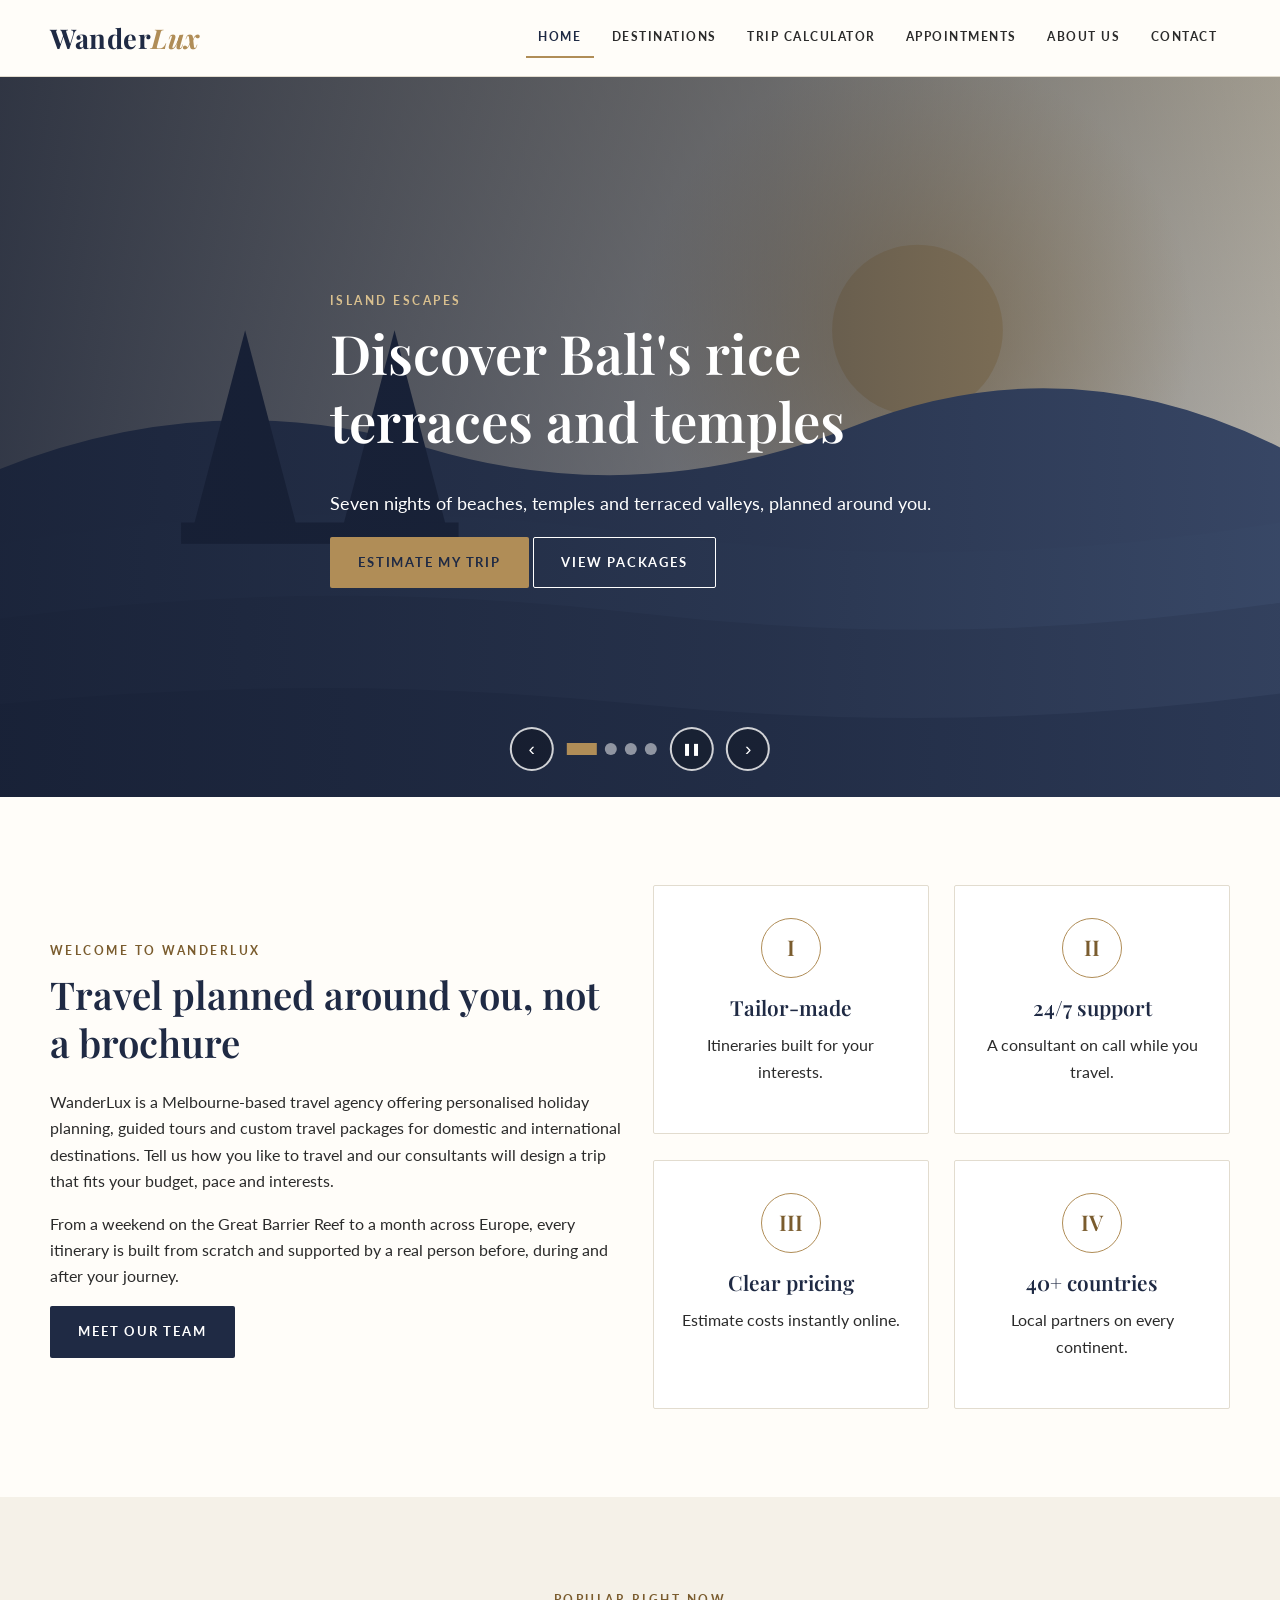
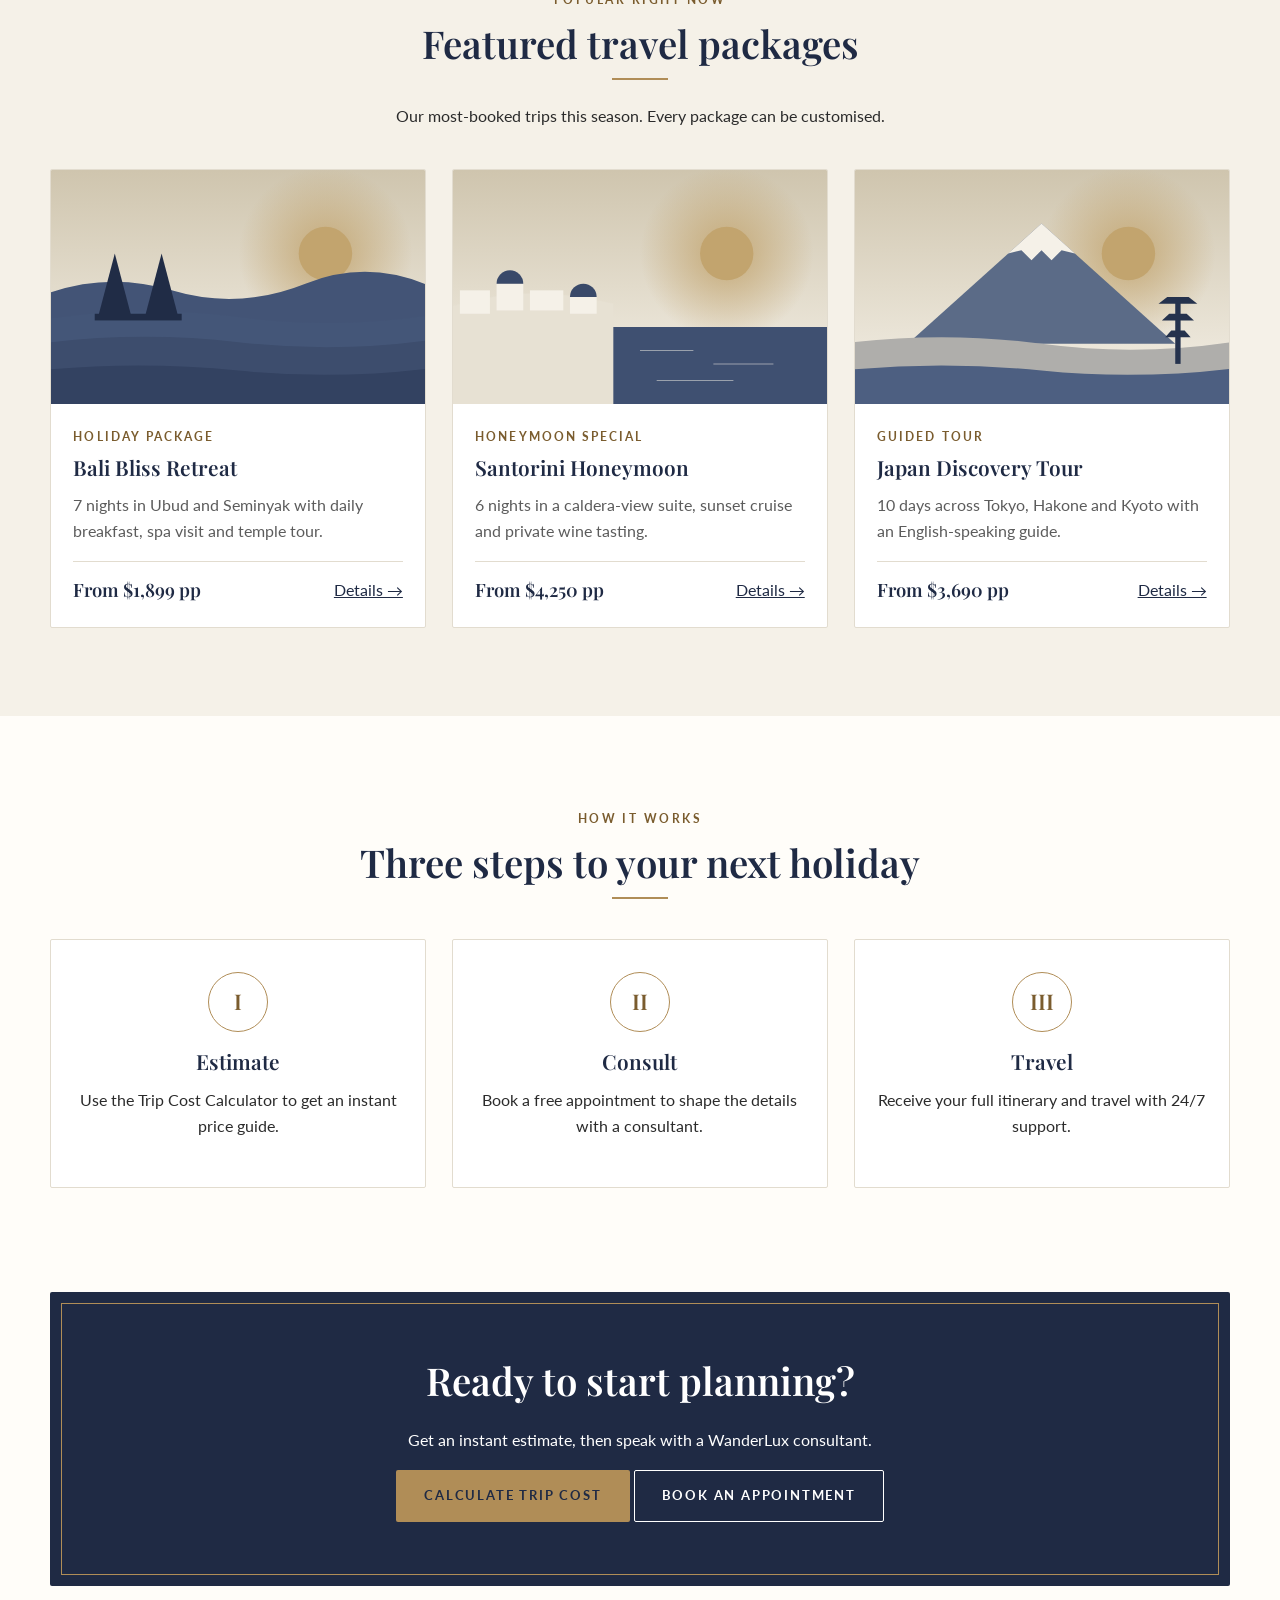
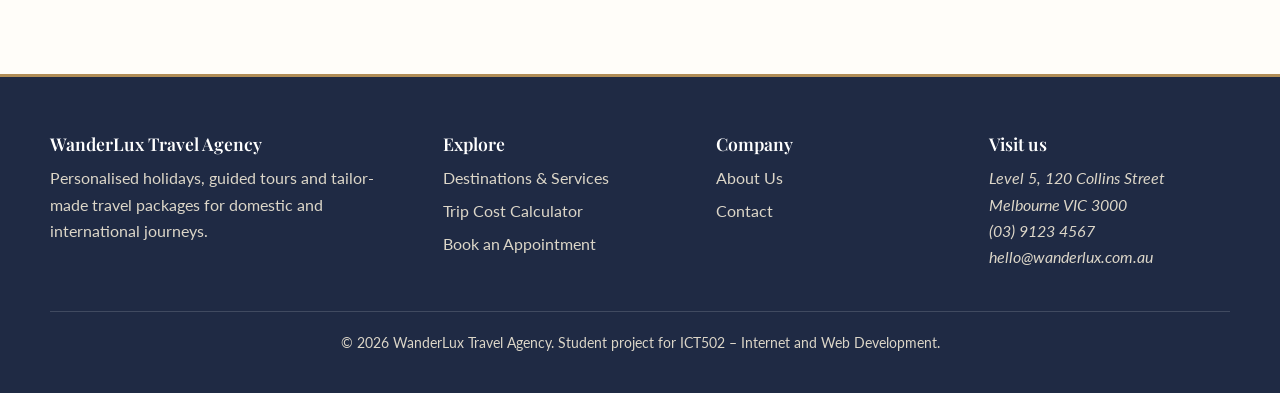
<file: index.html>
<!DOCTYPE html>
<html lang="en-AU">
<head>
  <meta charset="UTF-8">
  <meta name="viewport" content="width=device-width, initial-scale=1.0">
  <title>WanderLux Travel Agency | Personalised Holidays & Guided Tours</title>
  <meta name="description" content="WanderLux Travel Agency plans personalised holidays, guided tours and custom travel packages to Bali, Europe, Japan and across Australia. Estimate your trip cost online.">
  <meta name="keywords" content="WanderLux, travel agency, holiday packages, guided tours, honeymoon, trip cost calculator, Melbourne">
  <meta name="author" content="WanderLux Travel Agency">
  <meta property="og:title" content="WanderLux Travel Agency | Personalised Holidays & Guided Tours">
  <meta property="og:description" content="WanderLux Travel Agency plans personalised holidays, guided tours and custom travel packages to Bali, Europe, Japan and across Australia. Estimate your trip cost online.">
  <meta property="og:type" content="website">
  <meta name="theme-color" content="#1f2a44">
  <link rel="icon" href="favicon.svg" type="image/svg+xml">
  <link rel="preconnect" href="https://fonts.googleapis.com">
  <link rel="preconnect" href="https://fonts.gstatic.com" crossorigin>
  <link href="https://fonts.googleapis.com/css2?family=Lato:wght@400;700&family=Playfair+Display:ital,wght@0,600;0,700;1,600&display=swap" rel="stylesheet">
  <link rel="stylesheet" href="style.css">
</head>
<body>
  <a class="skip-link" href="#main">Skip to main content</a>

  <header class="site-header">
    <div class="container nav">
      <a class="logo" href="index.html" aria-label="WanderLux Travel Agency – home">Wander<span>Lux</span></a>
      <nav aria-label="Main navigation">
        <button class="nav-toggle" type="button" aria-expanded="false" aria-controls="nav-menu">
          <span></span><span class="visually-hidden">Menu</span>
        </button>
        <ul class="nav-menu" id="nav-menu">
          <li><a href="index.html" aria-current="page">Home</a></li>
          <li><a href="destinations.html">Destinations</a></li>
          <li><a href="calculator.html">Trip Calculator</a></li>
          <li><a href="appointment.html">Appointments</a></li>
          <li><a href="about.html">About Us</a></li>
          <li><a href="contact.html">Contact</a></li>
        </ul>
      </nav>
    </div>
  </header>

  <main id="main">
    <section class="hero" aria-roledescription="carousel" aria-label="Featured destinations">
      <div class="slide active" data-title="Bali, Indonesia" aria-roledescription="slide" aria-label="1 of 4">
        <img src="bali.svg" alt="Illustration of Bali, Indonesia"  width="1200" height="700">
        <div class="container slide-content">
          <span class="eyebrow">Island escapes</span>
          <h1>Discover Bali's rice terraces and temples</h1>
          <p>Seven nights of beaches, temples and terraced valleys, planned around you.</p>
          <a class="btn btn--gold" href="calculator.html">Estimate my trip</a>
          <a class="btn btn--outline" href="destinations.html">View packages</a>
        </div>
      </div>
      <div class="slide" data-title="Santorini, Greece" aria-roledescription="slide" aria-label="2 of 4">
        <img src="santorini.svg" alt="Illustration of Santorini, Greece" loading="lazy" width="1200" height="700">
        <div class="container slide-content">
          <span class="eyebrow">Mediterranean dreams</span>
          <h2>Sunsets over Santorini's caldera</h2>
          <p>Whitewashed villages, blue domes and our most-loved honeymoon package.</p>
          <a class="btn btn--gold" href="calculator.html">Estimate my trip</a>
          <a class="btn btn--outline" href="destinations.html">View packages</a>
        </div>
      </div>
      <div class="slide" data-title="Japan" aria-roledescription="slide" aria-label="3 of 4">
        <img src="japan.svg" alt="Illustration of Japan" loading="lazy" width="1200" height="700">
        <div class="container slide-content">
          <span class="eyebrow">Culture &amp; cuisine</span>
          <h2>Cherry blossom season in Japan</h2>
          <p>Guided tours through Tokyo, Kyoto and the foothills of Mount Fuji.</p>
          <a class="btn btn--gold" href="calculator.html">Estimate my trip</a>
          <a class="btn btn--outline" href="destinations.html">View packages</a>
        </div>
      </div>
      <div class="slide" data-title="Great Barrier Reef, Queensland" aria-roledescription="slide" aria-label="4 of 4">
        <img src="reef.svg" alt="Illustration of Great Barrier Reef, Queensland" loading="lazy" width="1200" height="700">
        <div class="container slide-content">
          <span class="eyebrow">Closer to home</span>
          <h2>Dive into the Great Barrier Reef</h2>
          <p>Domestic getaways with snorkelling, island stays and rainforest tours.</p>
          <a class="btn btn--gold" href="calculator.html">Estimate my trip</a>
          <a class="btn btn--outline" href="destinations.html">View packages</a>
        </div>
      </div>
      <div class="slider-controls">
        <button class="slider-btn slider-prev" type="button" aria-label="Previous slide">&#8249;</button>
        <div class="slider-dots" role="tablist" aria-label="Choose slide"></div>
        <button class="slider-btn slider-pause" type="button" aria-label="Pause slideshow">&#10074;&#10074;</button>
        <button class="slider-btn slider-next" type="button" aria-label="Next slide">&#8250;</button>
      </div>
    </section>

    <section class="section" aria-labelledby="intro-title">
      <div class="container grid grid--2" style="align-items:center">
        <div class="reveal reveal--left">
          <span class="eyebrow">Welcome to WanderLux</span>
          <h2 id="intro-title">Travel planned around you, not a brochure</h2>
          <p>WanderLux is a Melbourne-based travel agency offering personalised holiday planning, guided tours and custom travel packages for domestic and international destinations. Tell us how you like to travel and our consultants will design a trip that fits your budget, pace and interests.</p>
          <p>From a weekend on the Great Barrier Reef to a month across Europe, every itinerary is built from scratch and supported by a real person before, during and after your journey.</p>
          <a class="btn btn--primary" href="about.html">Meet our team</a>
        </div>
        <div class="grid grid--2 reveal reveal--right">
          <div class="feature"><div class="feature-icon" aria-hidden="true">I</div><h3>Tailor-made</h3><p>Itineraries built for your interests.</p></div>
          <div class="feature"><div class="feature-icon" aria-hidden="true">II</div><h3>24/7 support</h3><p>A consultant on call while you travel.</p></div>
          <div class="feature"><div class="feature-icon" aria-hidden="true">III</div><h3>Clear pricing</h3><p>Estimate costs instantly online.</p></div>
          <div class="feature"><div class="feature-icon" aria-hidden="true">IV</div><h3>40+ countries</h3><p>Local partners on every continent.</p></div>
        </div>
      </div>
    </section>

    <section class="section section--sand" aria-labelledby="popular-title">
      <div class="container">
        <div class="section-head reveal">
          <span class="eyebrow">Popular right now</span>
          <h2 id="popular-title">Featured travel packages</h2>
          <p>Our most-booked trips this season. Every package can be customised.</p>
        </div>
        <div class="grid grid--3">
        <article class="card reveal delay-1">
          <img src="bali.svg" alt="Illustration of Bali" loading="lazy" width="1200" height="700">
          <div class="card-body">
            <span class="tag">Holiday package</span>
            <h3>Bali Bliss Retreat</h3>
            <p>7 nights in Ubud and Seminyak with daily breakfast, spa visit and temple tour.</p>
            <div class="card-meta"><span class="price">From $1,899 pp</span><a href="destinations.html">Details &rarr;</a></div>
          </div>
        </article>
        <article class="card reveal delay-2">
          <img src="santorini.svg" alt="Illustration of Santorini" loading="lazy" width="1200" height="700">
          <div class="card-body">
            <span class="tag">Honeymoon special</span>
            <h3>Santorini Honeymoon</h3>
            <p>6 nights in a caldera-view suite, sunset cruise and private wine tasting.</p>
            <div class="card-meta"><span class="price">From $4,250 pp</span><a href="destinations.html">Details &rarr;</a></div>
          </div>
        </article>
        <article class="card reveal delay-3">
          <img src="japan.svg" alt="Illustration of Japan" loading="lazy" width="1200" height="700">
          <div class="card-body">
            <span class="tag">Guided tour</span>
            <h3>Japan Discovery Tour</h3>
            <p>10 days across Tokyo, Hakone and Kyoto with an English-speaking guide.</p>
            <div class="card-meta"><span class="price">From $3,690 pp</span><a href="destinations.html">Details &rarr;</a></div>
          </div>
        </article>
        </div>
      </div>
    </section>

    <section class="section" aria-labelledby="reviews-title">
      <div class="container">
        <div class="section-head reveal">
          <span class="eyebrow">How it works</span>
          <h2 id="reviews-title">Three steps to your next holiday</h2>
        </div>
        <ol class="grid grid--3" style="list-style:none;padding:0">
          <li class="feature reveal delay-1"><div class="feature-icon" aria-hidden="true">I</div><h3>Estimate</h3><p>Use the Trip Cost Calculator to get an instant price guide.</p></li>
          <li class="feature reveal delay-2"><div class="feature-icon" aria-hidden="true">II</div><h3>Consult</h3><p>Book a free appointment to shape the details with a consultant.</p></li>
          <li class="feature reveal delay-3"><div class="feature-icon" aria-hidden="true">III</div><h3>Travel</h3><p>Receive your full itinerary and travel with 24/7 support.</p></li>
        </ol>
      </div>
    </section>

    <section class="section" style="padding-top:0">
      <div class="container cta reveal reveal--zoom">
        <h2>Ready to start planning?</h2>
        <p>Get an instant estimate, then speak with a WanderLux consultant.</p>
        <a class="btn btn--gold" href="calculator.html">Calculate trip cost</a>
        <a class="btn btn--outline" href="appointment.html">Book an appointment</a>
      </div>
    </section>
  </main>

  <footer class="site-footer">
    <div class="container footer-grid">
      <div>
        <h2>WanderLux Travel Agency</h2>
        <p>Personalised holidays, guided tours and tailor-made travel packages for domestic and international journeys.</p>
      </div>
      <div>
        <h3>Explore</h3>
        <ul>
          <li><a href="destinations.html">Destinations &amp; Services</a></li>
          <li><a href="calculator.html">Trip Cost Calculator</a></li>
          <li><a href="appointment.html">Book an Appointment</a></li>
        </ul>
      </div>
      <div>
        <h3>Company</h3>
        <ul>
          <li><a href="about.html">About Us</a></li>
          <li><a href="contact.html">Contact</a></li>
        </ul>
      </div>
      <div>
        <h3>Visit us</h3>
        <address>
          Level 5, 120 Collins Street<br>Melbourne VIC 3000<br>
          <a href="tel:+61391234567">(03) 9123 4567</a><br>
          <a href="mailto:hello@wanderlux.com.au">hello@wanderlux.com.au</a>
        </address>
      </div>
    </div>
    <div class="container footer-bottom">
      <p>&copy; <span id="year">2026</span> WanderLux Travel Agency. Student project for ICT502 – Internet and Web Development.</p>
    </div>
  </footer>

  <button class="back-to-top" type="button" aria-label="Back to top">&uarr;</button>
  <script src="main.js" defer></script>
</body>
</html>
</file>
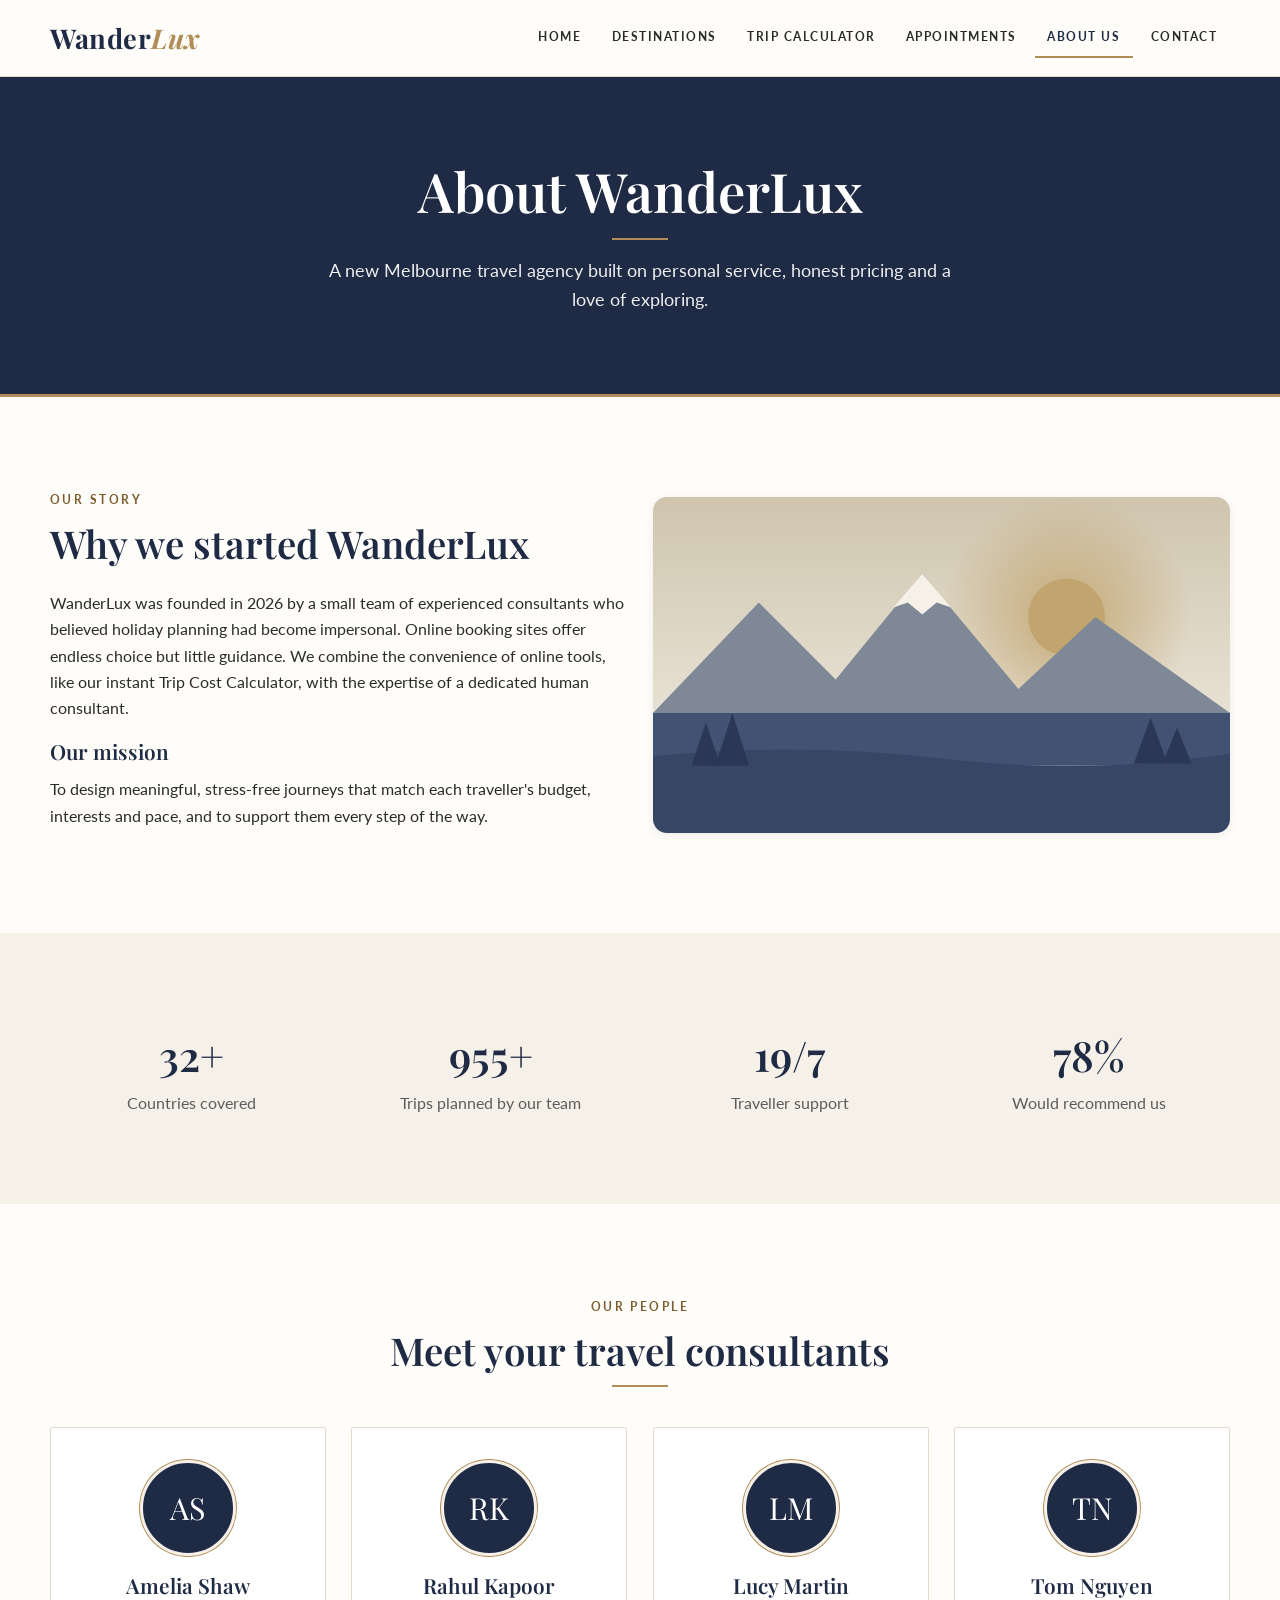
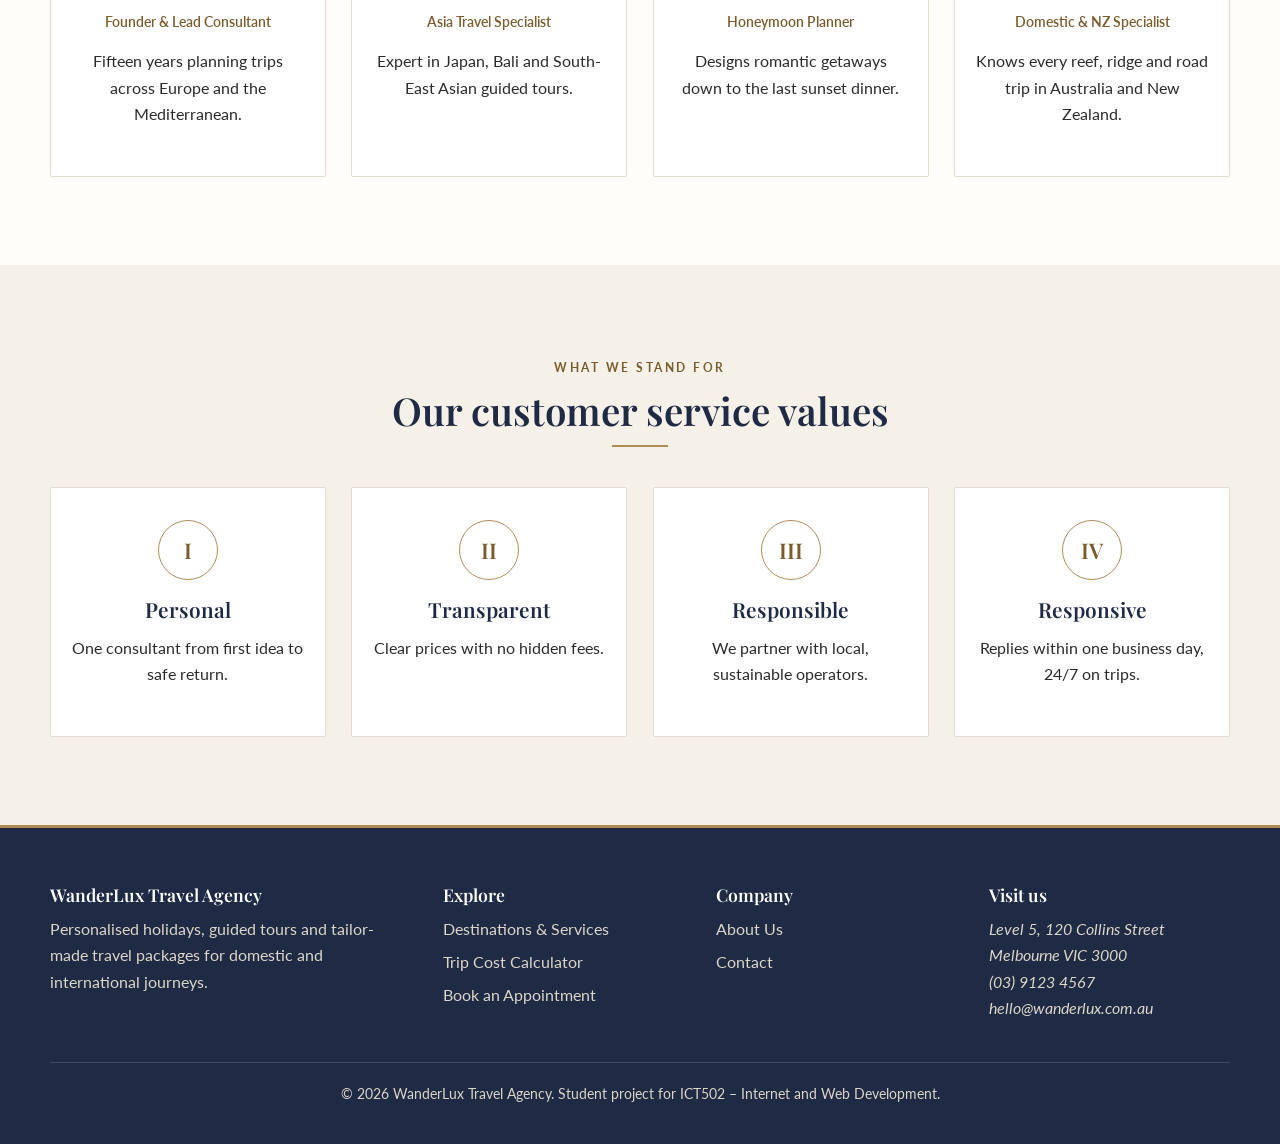
<file: about.html>
<!DOCTYPE html>
<html lang="en-AU">
<head>
  <meta charset="UTF-8">
  <meta name="viewport" content="width=device-width, initial-scale=1.0">
  <title>About Us | WanderLux Travel Agency</title>
  <meta name="description" content="Meet the WanderLux travel consultants and learn about our mission and customer service values.">
  <meta name="keywords" content="WanderLux, travel agency, holiday packages, guided tours, honeymoon, trip cost calculator, Melbourne">
  <meta name="author" content="WanderLux Travel Agency">
  <meta property="og:title" content="About Us | WanderLux Travel Agency">
  <meta property="og:description" content="Meet the WanderLux travel consultants and learn about our mission and customer service values.">
  <meta property="og:type" content="website">
  <meta name="theme-color" content="#1f2a44">
  <link rel="icon" href="favicon.svg" type="image/svg+xml">
  <link rel="preconnect" href="https://fonts.googleapis.com">
  <link rel="preconnect" href="https://fonts.gstatic.com" crossorigin>
  <link href="https://fonts.googleapis.com/css2?family=Lato:wght@400;700&family=Playfair+Display:ital,wght@0,600;0,700;1,600&display=swap" rel="stylesheet">
  <link rel="stylesheet" href="style.css">
</head>
<body>
  <a class="skip-link" href="#main">Skip to main content</a>

  <header class="site-header">
    <div class="container nav">
      <a class="logo" href="index.html" aria-label="WanderLux Travel Agency – home">Wander<span>Lux</span></a>
      <nav aria-label="Main navigation">
        <button class="nav-toggle" type="button" aria-expanded="false" aria-controls="nav-menu">
          <span></span><span class="visually-hidden">Menu</span>
        </button>
        <ul class="nav-menu" id="nav-menu">
          <li><a href="index.html">Home</a></li>
          <li><a href="destinations.html">Destinations</a></li>
          <li><a href="calculator.html">Trip Calculator</a></li>
          <li><a href="appointment.html">Appointments</a></li>
          <li><a href="about.html" aria-current="page">About Us</a></li>
          <li><a href="contact.html">Contact</a></li>
        </ul>
      </nav>
    </div>
  </header>

  <main id="main">
    <section class="page-banner">
      <div class="container">
        <h1>About WanderLux</h1>
        <p>A new Melbourne travel agency built on personal service, honest pricing and a love of exploring.</p>
      </div>
    </section>

    <section class="section">
      <div class="container grid grid--2" style="align-items:center">
        <div class="reveal reveal--left">
          <span class="eyebrow">Our story</span>
          <h2>Why we started WanderLux</h2>
          <p>WanderLux was founded in 2026 by a small team of experienced consultants who believed holiday planning had become impersonal. Online booking sites offer endless choice but little guidance. We combine the convenience of online tools, like our instant Trip Cost Calculator, with the expertise of a dedicated human consultant.</p>
          <h3>Our mission</h3>
          <p>To design meaningful, stress-free journeys that match each traveller's budget, interests and pace, and to support them every step of the way.</p>
        </div>
        <img class="reveal reveal--right" src="newzealand.svg" alt="Illustration of mountains and an alpine lake in New Zealand" loading="lazy" width="1200" height="700" style="border-radius:14px;box-shadow:var(--shadow)">
      </div>
    </section>

    <section class="section section--sand" aria-label="WanderLux in numbers">
      <div class="container stats">
        <div class="stat reveal"><strong data-count="40" data-suffix="+">0</strong><span>Countries covered</span></div>
        <div class="stat reveal delay-1"><strong data-count="1200" data-suffix="+">0</strong><span>Trips planned by our team</span></div>
        <div class="stat reveal delay-2"><strong data-count="24" data-suffix="/7">0</strong><span>Traveller support</span></div>
        <div class="stat reveal delay-3"><strong data-count="98" data-suffix="%">0</strong><span>Would recommend us</span></div>
      </div>
    </section>

    <section class="section" aria-labelledby="team-title">
      <div class="container">
        <div class="section-head reveal">
          <span class="eyebrow">Our people</span>
          <h2 id="team-title">Meet your travel consultants</h2>
        </div>
        <div class="grid grid--4">
          <article class="card team-card reveal delay-1">
            <div class="avatar" aria-hidden="true">AS</div>
            <h3>Amelia Shaw</h3>
            <p class="role">Founder &amp; Lead Consultant</p>
            <p>Fifteen years planning trips across Europe and the Mediterranean.</p>
          </article>
          <article class="card team-card reveal delay-2">
            <div class="avatar" aria-hidden="true">RK</div>
            <h3>Rahul Kapoor</h3>
            <p class="role">Asia Travel Specialist</p>
            <p>Expert in Japan, Bali and South-East Asian guided tours.</p>
          </article>
          <article class="card team-card reveal delay-3">
            <div class="avatar" aria-hidden="true">LM</div>
            <h3>Lucy Martin</h3>
            <p class="role">Honeymoon Planner</p>
            <p>Designs romantic getaways down to the last sunset dinner.</p>
          </article>
          <article class="card team-card reveal delay-1">
            <div class="avatar" aria-hidden="true">TN</div>
            <h3>Tom Nguyen</h3>
            <p class="role">Domestic &amp; NZ Specialist</p>
            <p>Knows every reef, ridge and road trip in Australia and New Zealand.</p>
          </article>
        </div>
      </div>
    </section>

    <section class="section section--sand" aria-labelledby="values-title">
      <div class="container">
        <div class="section-head reveal">
          <span class="eyebrow">What we stand for</span>
          <h2 id="values-title">Our customer service values</h2>
        </div>
        <div class="grid grid--4">
          <div class="feature reveal delay-1"><div class="feature-icon" aria-hidden="true">I</div><h3>Personal</h3><p>One consultant from first idea to safe return.</p></div>
          <div class="feature reveal delay-2"><div class="feature-icon" aria-hidden="true">II</div><h3>Transparent</h3><p>Clear prices with no hidden fees.</p></div>
          <div class="feature reveal delay-3"><div class="feature-icon" aria-hidden="true">III</div><h3>Responsible</h3><p>We partner with local, sustainable operators.</p></div>
          <div class="feature reveal delay-1"><div class="feature-icon" aria-hidden="true">IV</div><h3>Responsive</h3><p>Replies within one business day, 24/7 on trips.</p></div>
        </div>
      </div>
    </section>
  </main>

  <footer class="site-footer">
    <div class="container footer-grid">
      <div>
        <h2>WanderLux Travel Agency</h2>
        <p>Personalised holidays, guided tours and tailor-made travel packages for domestic and international journeys.</p>
      </div>
      <div>
        <h3>Explore</h3>
        <ul>
          <li><a href="destinations.html">Destinations &amp; Services</a></li>
          <li><a href="calculator.html">Trip Cost Calculator</a></li>
          <li><a href="appointment.html">Book an Appointment</a></li>
        </ul>
      </div>
      <div>
        <h3>Company</h3>
        <ul>
          <li><a href="about.html">About Us</a></li>
          <li><a href="contact.html">Contact</a></li>
        </ul>
      </div>
      <div>
        <h3>Visit us</h3>
        <address>
          Level 5, 120 Collins Street<br>Melbourne VIC 3000<br>
          <a href="tel:+61391234567">(03) 9123 4567</a><br>
          <a href="mailto:hello@wanderlux.com.au">hello@wanderlux.com.au</a>
        </address>
      </div>
    </div>
    <div class="container footer-bottom">
      <p>&copy; <span id="year">2026</span> WanderLux Travel Agency. Student project for ICT502 – Internet and Web Development.</p>
    </div>
  </footer>

  <button class="back-to-top" type="button" aria-label="Back to top">&uarr;</button>
  <script src="main.js" defer></script>
</body>
</html>
</file>
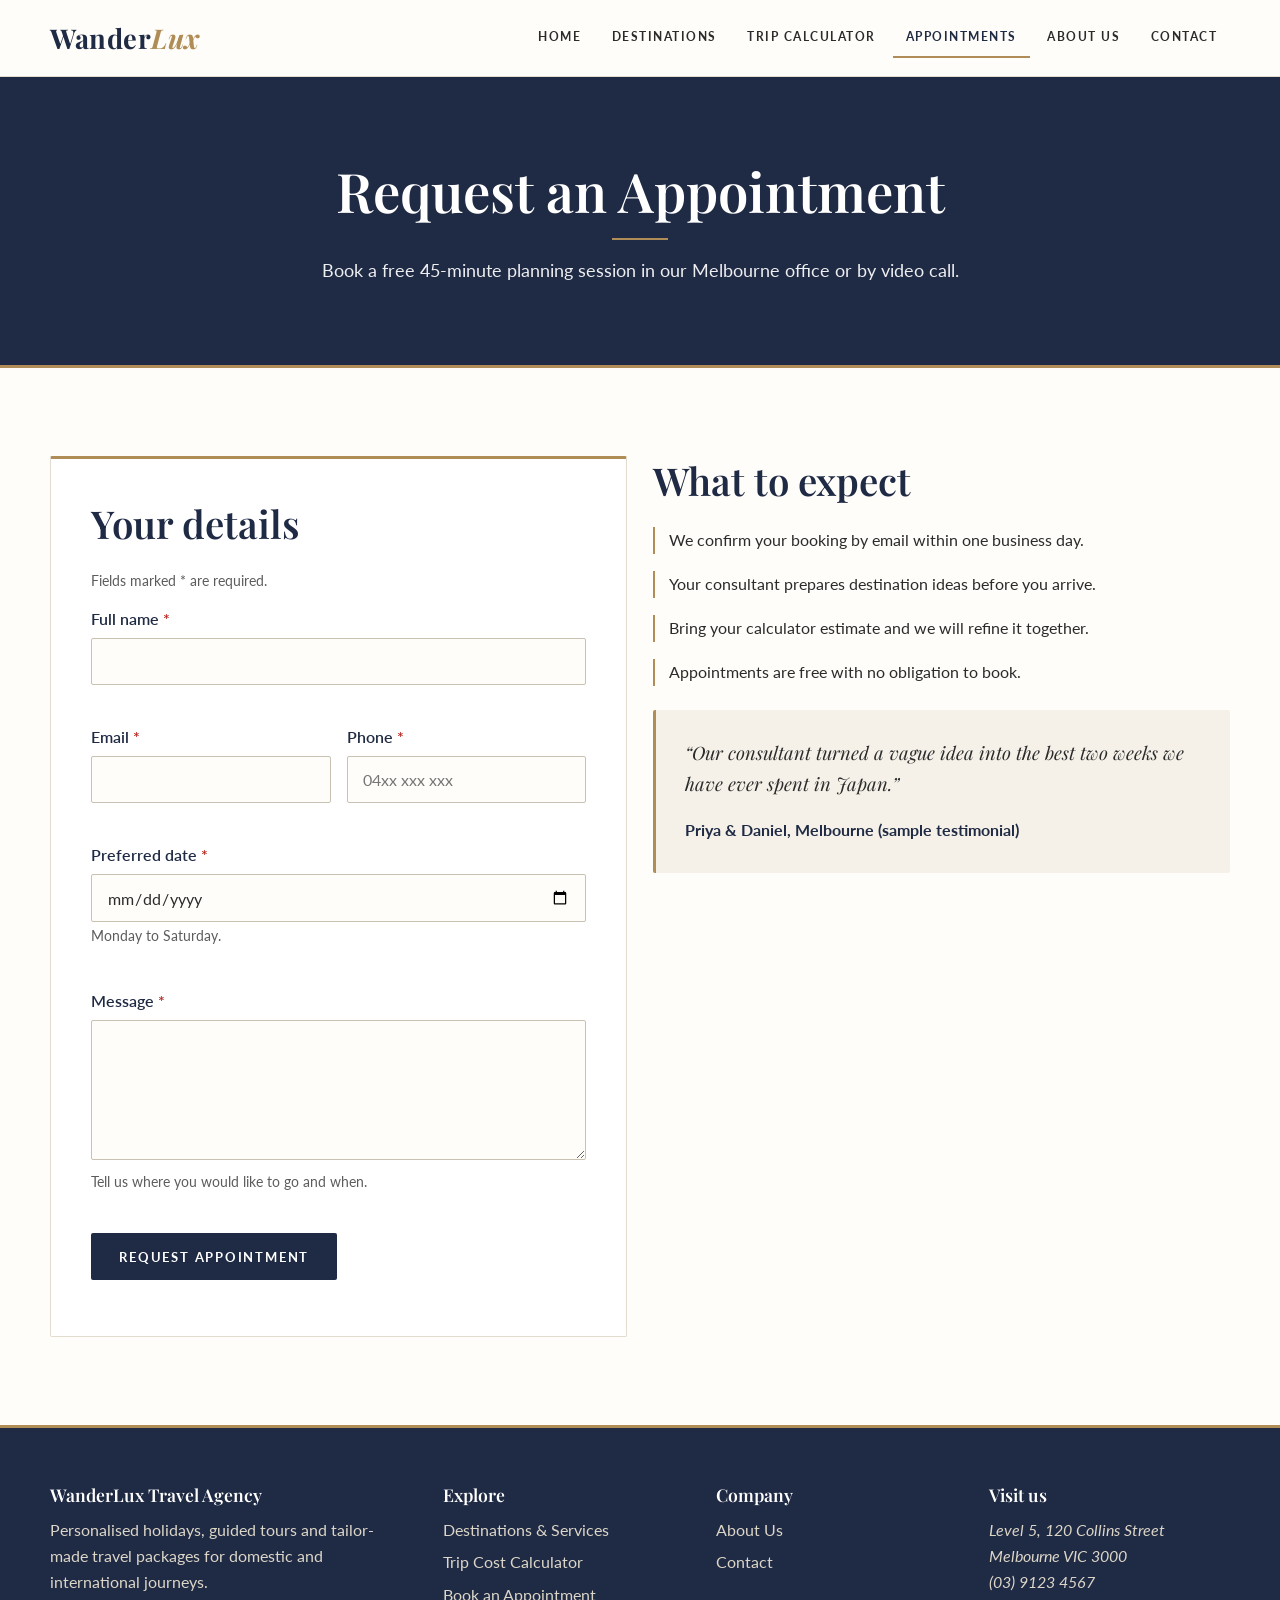
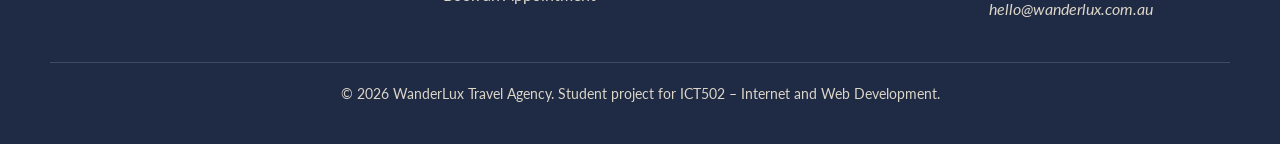
<file: appointment.html>
<!DOCTYPE html>
<html lang="en-AU">
<head>
  <meta charset="UTF-8">
  <meta name="viewport" content="width=device-width, initial-scale=1.0">
  <title>Book an Appointment | WanderLux Travel Agency</title>
  <meta name="description" content="Request a free travel planning appointment with a WanderLux consultant. Choose your preferred date and tell us about your dream trip.">
  <meta name="keywords" content="WanderLux, travel agency, holiday packages, guided tours, honeymoon, trip cost calculator, Melbourne">
  <meta name="author" content="WanderLux Travel Agency">
  <meta property="og:title" content="Book an Appointment | WanderLux Travel Agency">
  <meta property="og:description" content="Request a free travel planning appointment with a WanderLux consultant. Choose your preferred date and tell us about your dream trip.">
  <meta property="og:type" content="website">
  <meta name="theme-color" content="#1f2a44">
  <link rel="icon" href="favicon.svg" type="image/svg+xml">
  <link rel="preconnect" href="https://fonts.googleapis.com">
  <link rel="preconnect" href="https://fonts.gstatic.com" crossorigin>
  <link href="https://fonts.googleapis.com/css2?family=Lato:wght@400;700&family=Playfair+Display:ital,wght@0,600;0,700;1,600&display=swap" rel="stylesheet">
  <link rel="stylesheet" href="style.css">
</head>
<body>
  <a class="skip-link" href="#main">Skip to main content</a>

  <header class="site-header">
    <div class="container nav">
      <a class="logo" href="index.html" aria-label="WanderLux Travel Agency – home">Wander<span>Lux</span></a>
      <nav aria-label="Main navigation">
        <button class="nav-toggle" type="button" aria-expanded="false" aria-controls="nav-menu">
          <span></span><span class="visually-hidden">Menu</span>
        </button>
        <ul class="nav-menu" id="nav-menu">
          <li><a href="index.html">Home</a></li>
          <li><a href="destinations.html">Destinations</a></li>
          <li><a href="calculator.html">Trip Calculator</a></li>
          <li><a href="appointment.html" aria-current="page">Appointments</a></li>
          <li><a href="about.html">About Us</a></li>
          <li><a href="contact.html">Contact</a></li>
        </ul>
      </nav>
    </div>
  </header>

  <main id="main">
    <section class="page-banner">
      <div class="container">
        <h1>Request an Appointment</h1>
        <p>Book a free 45-minute planning session in our Melbourne office or by video call.</p>
      </div>
    </section>

    <section class="section">
      <div class="container grid grid--2" style="align-items:start">
        <form id="appointment-form" class="form-card reveal reveal--left" data-email-form novalidate
              data-success="Thanks {name}! Your appointment request has been sent. A consultant will confirm by email within one business day."
              aria-labelledby="appt-title">
          <h2 id="appt-title">Your details</h2>
          <p class="hint">Fields marked <span class="req">*</span> are required.</p>
          <input type="hidden" name="_subject" value="New appointment request – WanderLux website">
          <input type="hidden" name="_template" value="table">
          <input type="hidden" name="form" value="Appointment Request">
          <input type="text" name="_honey" style="display:none" tabindex="-1" autocomplete="off" aria-hidden="true">
            <div class="form-group">
              <label for="name">Full name <span class="req" aria-hidden="true">*</span></label>
              <input type="text" id="name" name="name" autocomplete="name" aria-describedby="name-error" required >
              
              <span class="error-msg" id="name-error" aria-live="polite"></span>
            </div>
          <div class="form-row">
            <div class="form-group">
              <label for="email">Email <span class="req" aria-hidden="true">*</span></label>
              <input type="email" id="email" name="email" autocomplete="email" aria-describedby="email-error" required >
              
              <span class="error-msg" id="email-error" aria-live="polite"></span>
            </div>
            <div class="form-group">
              <label for="phone">Phone <span class="req" aria-hidden="true">*</span></label>
              <input type="tel" id="phone" name="phone" autocomplete="tel" aria-describedby="phone-error" required placeholder="04xx xxx xxx">
              
              <span class="error-msg" id="phone-error" aria-live="polite"></span>
            </div>
          </div>
            <div class="form-group">
              <label for="date">Preferred date <span class="req" aria-hidden="true">*</span></label>
              <input type="date" id="date" name="date" aria-describedby="date-error date-hint" required >
              <span class="hint" id="date-hint">Monday to Saturday.</span>
              <span class="error-msg" id="date-error" aria-live="polite"></span>
            </div>
            <div class="form-group">
              <label for="message">Message <span class="req" aria-hidden="true">*</span></label>
              <textarea id="message" name="message" aria-describedby="message-error message-hint" required></textarea>
              <span class="hint" id="message-hint">Tell us where you would like to go and when.</span>
              <span class="error-msg" id="message-error" aria-live="polite"></span>
            </div>
          <button class="btn btn--primary" type="submit">Request appointment</button>
          <div class="form-status" role="status" aria-live="polite"></div>
        </form>

        <div class="reveal reveal--right">
          <h2>What to expect</h2>
          <ul class="info-list">
            <li><span>We confirm your booking by email within one business day.</span></li>
            <li><span>Your consultant prepares destination ideas before you arrive.</span></li>
            <li><span>Bring your calculator estimate and we will refine it together.</span></li>
            <li><span>Appointments are free with no obligation to book.</span></li>
          </ul>
          <div class="testimonial">
            <blockquote><p>“Our consultant turned a vague idea into the best two weeks we have ever spent in Japan.”</p></blockquote>
            <cite>Priya &amp; Daniel, Melbourne (sample testimonial)</cite>
          </div>
        </div>
      </div>
    </section>
  </main>

  <footer class="site-footer">
    <div class="container footer-grid">
      <div>
        <h2>WanderLux Travel Agency</h2>
        <p>Personalised holidays, guided tours and tailor-made travel packages for domestic and international journeys.</p>
      </div>
      <div>
        <h3>Explore</h3>
        <ul>
          <li><a href="destinations.html">Destinations &amp; Services</a></li>
          <li><a href="calculator.html">Trip Cost Calculator</a></li>
          <li><a href="appointment.html">Book an Appointment</a></li>
        </ul>
      </div>
      <div>
        <h3>Company</h3>
        <ul>
          <li><a href="about.html">About Us</a></li>
          <li><a href="contact.html">Contact</a></li>
        </ul>
      </div>
      <div>
        <h3>Visit us</h3>
        <address>
          Level 5, 120 Collins Street<br>Melbourne VIC 3000<br>
          <a href="tel:+61391234567">(03) 9123 4567</a><br>
          <a href="mailto:hello@wanderlux.com.au">hello@wanderlux.com.au</a>
        </address>
      </div>
    </div>
    <div class="container footer-bottom">
      <p>&copy; <span id="year">2026</span> WanderLux Travel Agency. Student project for ICT502 – Internet and Web Development.</p>
    </div>
  </footer>

  <button class="back-to-top" type="button" aria-label="Back to top">&uarr;</button>
  <script src="main.js" defer></script>
  <script src="forms.js" defer></script>
</body>
</html>
</file>
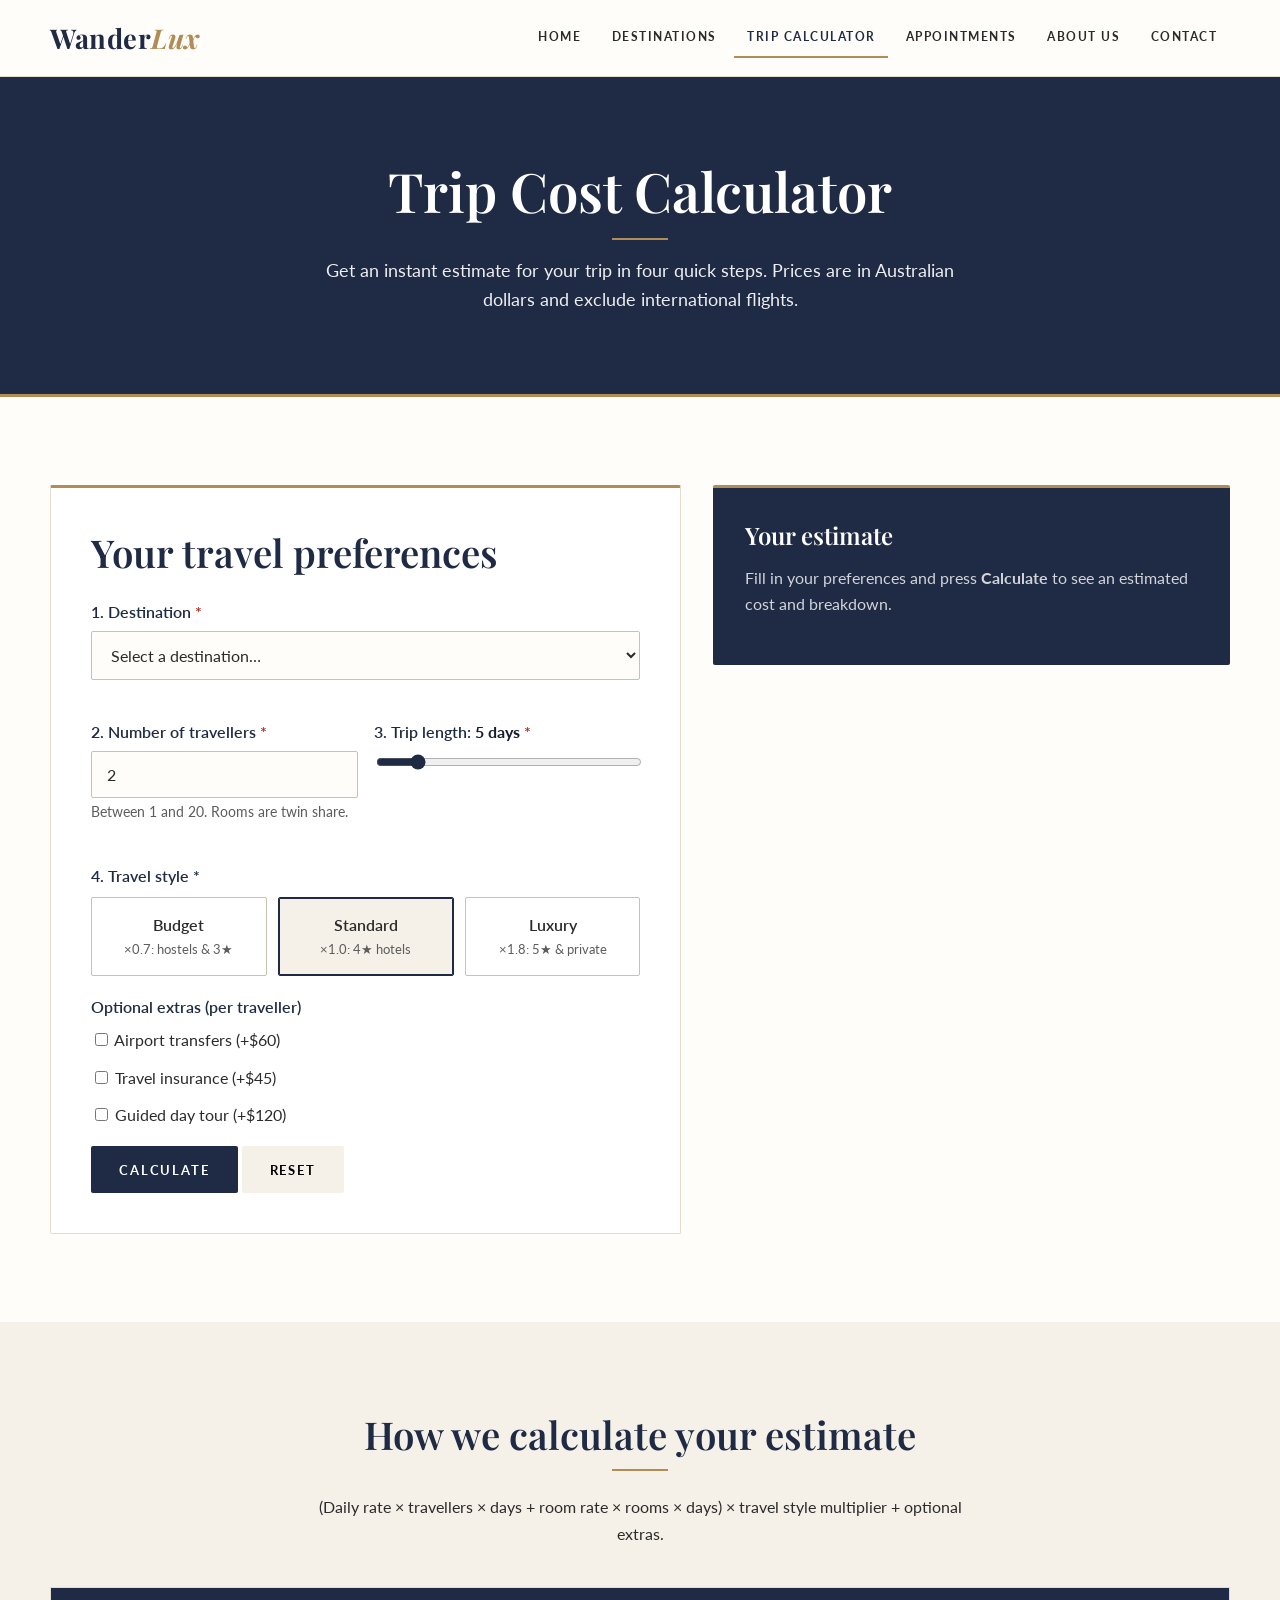
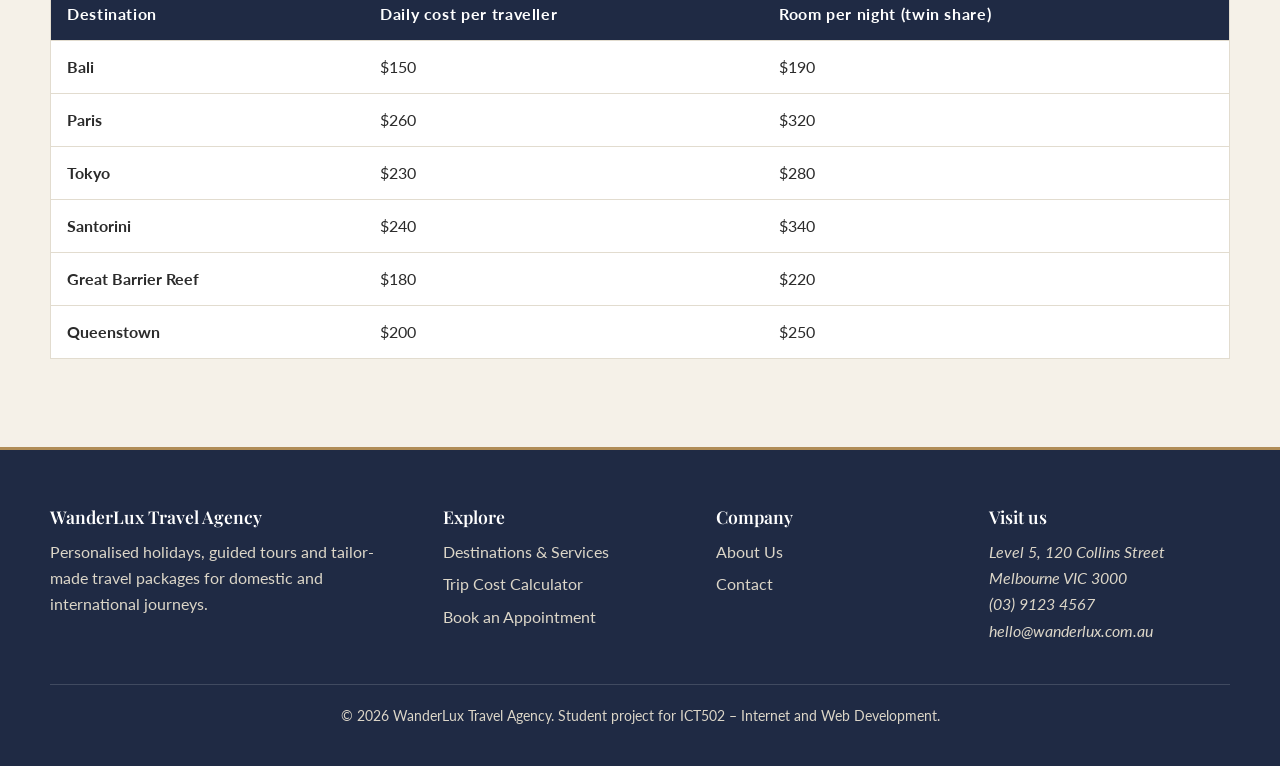
<file: calculator.html>
<!DOCTYPE html>
<html lang="en-AU">
<head>
  <meta charset="UTF-8">
  <meta name="viewport" content="width=device-width, initial-scale=1.0">
  <title>Trip Cost Calculator | WanderLux Travel Agency</title>
  <meta name="description" content="Estimate the cost of your next holiday with the WanderLux Trip Cost Calculator. Choose a destination, travellers, trip length and travel style for an instant price.">
  <meta name="keywords" content="WanderLux, travel agency, holiday packages, guided tours, honeymoon, trip cost calculator, Melbourne">
  <meta name="author" content="WanderLux Travel Agency">
  <meta property="og:title" content="Trip Cost Calculator | WanderLux Travel Agency">
  <meta property="og:description" content="Estimate the cost of your next holiday with the WanderLux Trip Cost Calculator. Choose a destination, travellers, trip length and travel style for an instant price.">
  <meta property="og:type" content="website">
  <meta name="theme-color" content="#1f2a44">
  <link rel="icon" href="favicon.svg" type="image/svg+xml">
  <link rel="preconnect" href="https://fonts.googleapis.com">
  <link rel="preconnect" href="https://fonts.gstatic.com" crossorigin>
  <link href="https://fonts.googleapis.com/css2?family=Lato:wght@400;700&family=Playfair+Display:ital,wght@0,600;0,700;1,600&display=swap" rel="stylesheet">
  <link rel="stylesheet" href="style.css">
</head>
<body>
  <a class="skip-link" href="#main">Skip to main content</a>

  <header class="site-header">
    <div class="container nav">
      <a class="logo" href="index.html" aria-label="WanderLux Travel Agency – home">Wander<span>Lux</span></a>
      <nav aria-label="Main navigation">
        <button class="nav-toggle" type="button" aria-expanded="false" aria-controls="nav-menu">
          <span></span><span class="visually-hidden">Menu</span>
        </button>
        <ul class="nav-menu" id="nav-menu">
          <li><a href="index.html">Home</a></li>
          <li><a href="destinations.html">Destinations</a></li>
          <li><a href="calculator.html" aria-current="page">Trip Calculator</a></li>
          <li><a href="appointment.html">Appointments</a></li>
          <li><a href="about.html">About Us</a></li>
          <li><a href="contact.html">Contact</a></li>
        </ul>
      </nav>
    </div>
  </header>

  <main id="main">
    <section class="page-banner">
      <div class="container">
        <h1>Trip Cost Calculator</h1>
        <p>Get an instant estimate for your trip in four quick steps. Prices are in Australian dollars and exclude international flights.</p>
      </div>
    </section>

    <section class="section">
      <div class="container calc-layout">
        <form id="calc-form" class="form-card reveal reveal--left" novalidate aria-labelledby="calc-title">
          <h2 id="calc-title">Your travel preferences</h2>
            <div class="form-group">
              <label for="destination">1. Destination <span class="req" aria-hidden="true">*</span></label>
              <select id="destination" name="destination" aria-describedby="destination-error" required>
                <option value="">Select a destination…</option>
                <option value="bali">Bali, Indonesia</option>
                <option value="paris">Paris, France</option>
                <option value="tokyo">Tokyo, Japan</option>
                <option value="santorini">Santorini, Greece</option>
                <option value="reef">Great Barrier Reef, Australia</option>
                <option value="queenstown">Queenstown, New Zealand</option>
              </select>
              
              <span class="error-msg" id="destination-error" aria-live="polite"></span>
            </div>
          <div class="form-row">
            <div class="form-group">
              <label for="travellers">2. Number of travellers <span class="req" aria-hidden="true">*</span></label>
              <input type="number" id="travellers" name="travellers" min="1" max="20" step="1" value="2" inputmode="numeric" aria-describedby="travellers-error travellers-hint" required>
              <span class="hint" id="travellers-hint">Between 1 and 20. Rooms are twin share.</span>
              <span class="error-msg" id="travellers-error" aria-live="polite"></span>
            </div>
            <div class="form-group">
              <label for="days">3. Trip length: <output id="days-out" class="range-out" for="days">5 days</output> <span class="req" aria-hidden="true">*</span></label>
              <input type="range" id="days" name="days" min="1" max="30" value="5" aria-describedby="days-error">
              
              <span class="error-msg" id="days-error" aria-live="polite"></span>
            </div>
          </div>
          <fieldset class="radio-group">
            <legend>4. Travel style <span class="req" aria-hidden="true">*</span></legend>
            <div class="radio-card"><input type="radio" id="style-budget" name="style" value="budget"><label for="style-budget">Budget<small>×0.7: hostels &amp; 3★</small></label></div>
            <div class="radio-card"><input type="radio" id="style-standard" name="style" value="standard" checked><label for="style-standard">Standard<small>×1.0: 4★ hotels</small></label></div>
            <div class="radio-card"><input type="radio" id="style-luxury" name="style" value="luxury"><label for="style-luxury">Luxury<small>×1.8: 5★ &amp; private</small></label></div>
          </fieldset>
          <fieldset class="radio-group" style="grid-template-columns:1fr">
            <legend>Optional extras (per traveller)</legend>
            <label><input type="checkbox" name="extras" value="transfers"> Airport transfers (+$60)</label>
            <label><input type="checkbox" name="extras" value="insurance"> Travel insurance (+$45)</label>
            <label><input type="checkbox" name="extras" value="tours"> Guided day tour (+$120)</label>
          </fieldset>
          <button class="btn btn--primary" type="submit">Calculate</button>
          <button class="btn" type="reset" style="background:var(--sand)">Reset</button>
        </form>

        <aside id="result-card" class="result-card reveal reveal--right" aria-live="polite" aria-atomic="true">
          <h2>Your estimate</h2>
          <p class="placeholder">Fill in your preferences and press <strong>Calculate</strong> to see an estimated cost and breakdown.</p>
        </aside>
      </div>
    </section>

    <section class="section section--sand" aria-labelledby="rates-title">
      <div class="container">
        <div class="section-head reveal">
          <h2 id="rates-title">How we calculate your estimate</h2>
          <p>(Daily rate × travellers × days + room rate × rooms × days) × travel style multiplier + optional extras.</p>
        </div>
        <div class="table-scroll reveal">
          <table class="rates-table">
            <caption class="visually-hidden">Preset rates per destination in AUD</caption>
            <thead><tr><th scope="col">Destination</th><th scope="col">Daily cost per traveller</th><th scope="col">Room per night (twin share)</th></tr></thead>
            <tbody>
              <tr><th scope="row">Bali</th><td>$150</td><td>$190</td></tr>
              <tr><th scope="row">Paris</th><td>$260</td><td>$320</td></tr>
              <tr><th scope="row">Tokyo</th><td>$230</td><td>$280</td></tr>
              <tr><th scope="row">Santorini</th><td>$240</td><td>$340</td></tr>
              <tr><th scope="row">Great Barrier Reef</th><td>$180</td><td>$220</td></tr>
              <tr><th scope="row">Queenstown</th><td>$200</td><td>$250</td></tr>
            </tbody>
          </table>
        </div>
      </div>
    </section>
  </main>

  <footer class="site-footer">
    <div class="container footer-grid">
      <div>
        <h2>WanderLux Travel Agency</h2>
        <p>Personalised holidays, guided tours and tailor-made travel packages for domestic and international journeys.</p>
      </div>
      <div>
        <h3>Explore</h3>
        <ul>
          <li><a href="destinations.html">Destinations &amp; Services</a></li>
          <li><a href="calculator.html">Trip Cost Calculator</a></li>
          <li><a href="appointment.html">Book an Appointment</a></li>
        </ul>
      </div>
      <div>
        <h3>Company</h3>
        <ul>
          <li><a href="about.html">About Us</a></li>
          <li><a href="contact.html">Contact</a></li>
        </ul>
      </div>
      <div>
        <h3>Visit us</h3>
        <address>
          Level 5, 120 Collins Street<br>Melbourne VIC 3000<br>
          <a href="tel:+61391234567">(03) 9123 4567</a><br>
          <a href="mailto:hello@wanderlux.com.au">hello@wanderlux.com.au</a>
        </address>
      </div>
    </div>
    <div class="container footer-bottom">
      <p>&copy; <span id="year">2026</span> WanderLux Travel Agency. Student project for ICT502 – Internet and Web Development.</p>
    </div>
  </footer>

  <button class="back-to-top" type="button" aria-label="Back to top">&uarr;</button>
  <script src="main.js" defer></script>
  <script src="calculator.js" defer></script>
</body>
</html>
</file>
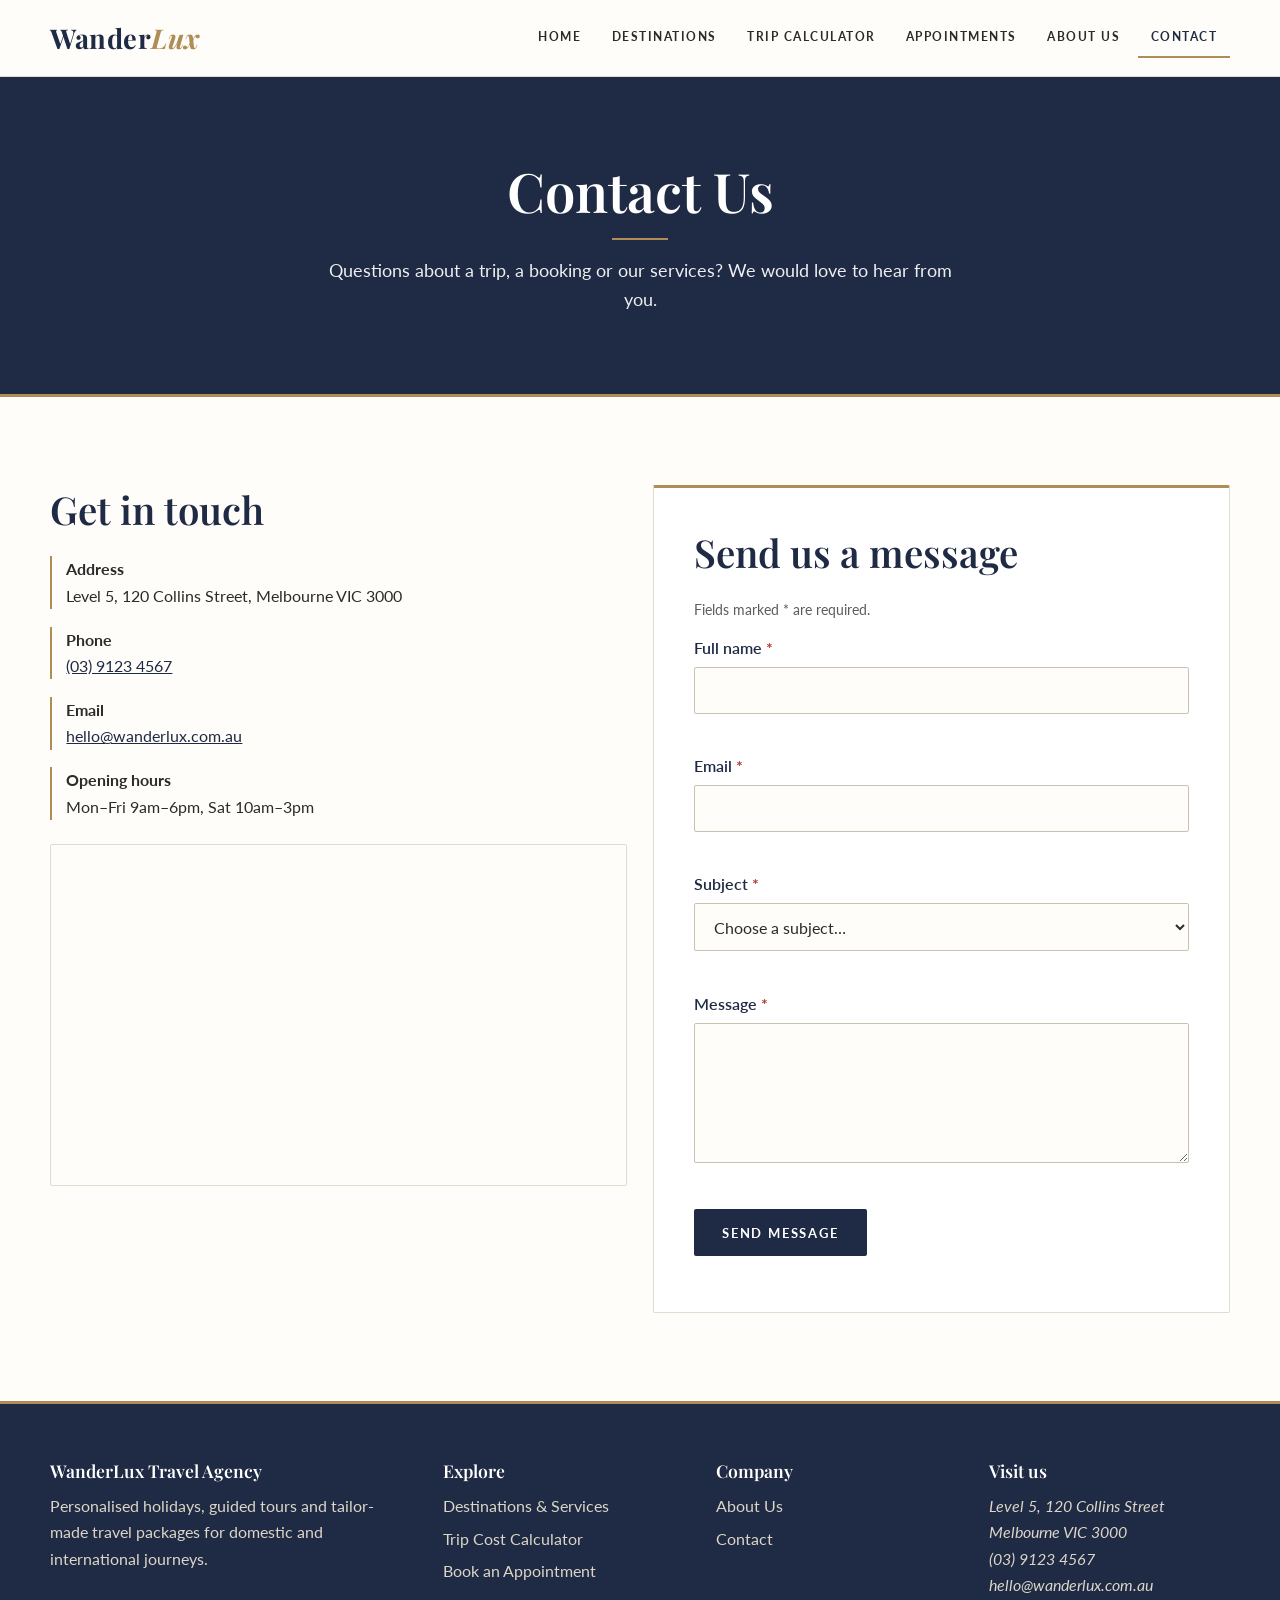
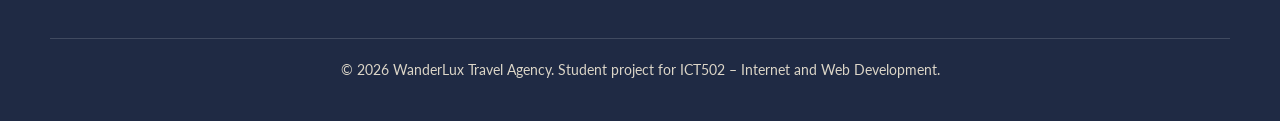
<file: contact.html>
<!DOCTYPE html>
<html lang="en-AU">
<head>
  <meta charset="UTF-8">
  <meta name="viewport" content="width=device-width, initial-scale=1.0">
  <title>Contact Us | WanderLux Travel Agency</title>
  <meta name="description" content="Contact WanderLux Travel Agency in Melbourne. Find our address, phone number, email and map, or send us a message online.">
  <meta name="keywords" content="WanderLux, travel agency, holiday packages, guided tours, honeymoon, trip cost calculator, Melbourne">
  <meta name="author" content="WanderLux Travel Agency">
  <meta property="og:title" content="Contact Us | WanderLux Travel Agency">
  <meta property="og:description" content="Contact WanderLux Travel Agency in Melbourne. Find our address, phone number, email and map, or send us a message online.">
  <meta property="og:type" content="website">
  <meta name="theme-color" content="#1f2a44">
  <link rel="icon" href="favicon.svg" type="image/svg+xml">
  <link rel="preconnect" href="https://fonts.googleapis.com">
  <link rel="preconnect" href="https://fonts.gstatic.com" crossorigin>
  <link href="https://fonts.googleapis.com/css2?family=Lato:wght@400;700&family=Playfair+Display:ital,wght@0,600;0,700;1,600&display=swap" rel="stylesheet">
  <link rel="stylesheet" href="style.css">
</head>
<body>
  <a class="skip-link" href="#main">Skip to main content</a>

  <header class="site-header">
    <div class="container nav">
      <a class="logo" href="index.html" aria-label="WanderLux Travel Agency – home">Wander<span>Lux</span></a>
      <nav aria-label="Main navigation">
        <button class="nav-toggle" type="button" aria-expanded="false" aria-controls="nav-menu">
          <span></span><span class="visually-hidden">Menu</span>
        </button>
        <ul class="nav-menu" id="nav-menu">
          <li><a href="index.html">Home</a></li>
          <li><a href="destinations.html">Destinations</a></li>
          <li><a href="calculator.html">Trip Calculator</a></li>
          <li><a href="appointment.html">Appointments</a></li>
          <li><a href="about.html">About Us</a></li>
          <li><a href="contact.html" aria-current="page">Contact</a></li>
        </ul>
      </nav>
    </div>
  </header>

  <main id="main">
    <section class="page-banner">
      <div class="container">
        <h1>Contact Us</h1>
        <p>Questions about a trip, a booking or our services? We would love to hear from you.</p>
      </div>
    </section>

    <section class="section">
      <div class="container grid grid--2" style="align-items:start">
        <div class="reveal reveal--left">
          <h2>Get in touch</h2>
          <ul class="info-list">
            <li><span><strong>Address</strong><br>Level 5, 120 Collins Street, Melbourne VIC 3000</span></li>
            <li><span><strong>Phone</strong><br><a href="tel:+61391234567">(03) 9123 4567</a></span></li>
            <li><span><strong>Email</strong><br><a href="mailto:hello@wanderlux.com.au">hello@wanderlux.com.au</a></span></li>
            <li><span><strong>Opening hours</strong><br>Mon–Fri 9am–6pm, Sat 10am–3pm</span></li>
          </ul>
          <div class="map-wrap">
            <iframe title="Map showing WanderLux office at 120 Collins Street, Melbourne"
              src="https://maps.google.com/maps?q=120%20Collins%20Street%2C%20Melbourne%20VIC%203000&amp;z=16&amp;output=embed"
              loading="lazy" referrerpolicy="no-referrer-when-downgrade"></iframe>
          </div>
        </div>

        <form id="contact-form" class="form-card reveal reveal--right" data-email-form novalidate
              data-success="Thanks {name}! Your message has been emailed to our team. We will reply within one business day."
              aria-labelledby="contact-title">
          <h2 id="contact-title">Send us a message</h2>
          <p class="hint">Fields marked <span class="req">*</span> are required.</p>
          <input type="hidden" name="_subject" value="New contact message – WanderLux website">
          <input type="hidden" name="_template" value="table">
          <input type="hidden" name="form" value="General Contact">
          <input type="text" name="_honey" style="display:none" tabindex="-1" autocomplete="off" aria-hidden="true">
            <div class="form-group">
              <label for="name">Full name <span class="req" aria-hidden="true">*</span></label>
              <input type="text" id="name" name="name" autocomplete="name" aria-describedby="name-error" required >
              
              <span class="error-msg" id="name-error" aria-live="polite"></span>
            </div>
            <div class="form-group">
              <label for="email">Email <span class="req" aria-hidden="true">*</span></label>
              <input type="email" id="email" name="email" autocomplete="email" aria-describedby="email-error" required >
              
              <span class="error-msg" id="email-error" aria-live="polite"></span>
            </div>
            <div class="form-group">
              <label for="subject">Subject <span class="req" aria-hidden="true">*</span></label>
              <select id="subject" name="subject" aria-describedby="subject-error" required><option value="">Choose a subject…</option><option>General enquiry</option><option>Existing booking</option><option>Feedback</option><option>Partnerships</option></select>
              
              <span class="error-msg" id="subject-error" aria-live="polite"></span>
            </div>
            <div class="form-group">
              <label for="message">Message <span class="req" aria-hidden="true">*</span></label>
              <textarea id="message" name="message" aria-describedby="message-error" required></textarea>
              
              <span class="error-msg" id="message-error" aria-live="polite"></span>
            </div>
          <button class="btn btn--primary" type="submit">Send message</button>
          <div class="form-status" role="status" aria-live="polite"></div>
        </form>
      </div>
    </section>
  </main>

  <footer class="site-footer">
    <div class="container footer-grid">
      <div>
        <h2>WanderLux Travel Agency</h2>
        <p>Personalised holidays, guided tours and tailor-made travel packages for domestic and international journeys.</p>
      </div>
      <div>
        <h3>Explore</h3>
        <ul>
          <li><a href="destinations.html">Destinations &amp; Services</a></li>
          <li><a href="calculator.html">Trip Cost Calculator</a></li>
          <li><a href="appointment.html">Book an Appointment</a></li>
        </ul>
      </div>
      <div>
        <h3>Company</h3>
        <ul>
          <li><a href="about.html">About Us</a></li>
          <li><a href="contact.html">Contact</a></li>
        </ul>
      </div>
      <div>
        <h3>Visit us</h3>
        <address>
          Level 5, 120 Collins Street<br>Melbourne VIC 3000<br>
          <a href="tel:+61391234567">(03) 9123 4567</a><br>
          <a href="mailto:hello@wanderlux.com.au">hello@wanderlux.com.au</a>
        </address>
      </div>
    </div>
    <div class="container footer-bottom">
      <p>&copy; <span id="year">2026</span> WanderLux Travel Agency. Student project for ICT502 – Internet and Web Development.</p>
    </div>
  </footer>

  <button class="back-to-top" type="button" aria-label="Back to top">&uarr;</button>
  <script src="main.js" defer></script>
  <script src="forms.js" defer></script>
</body>
</html>
</file>
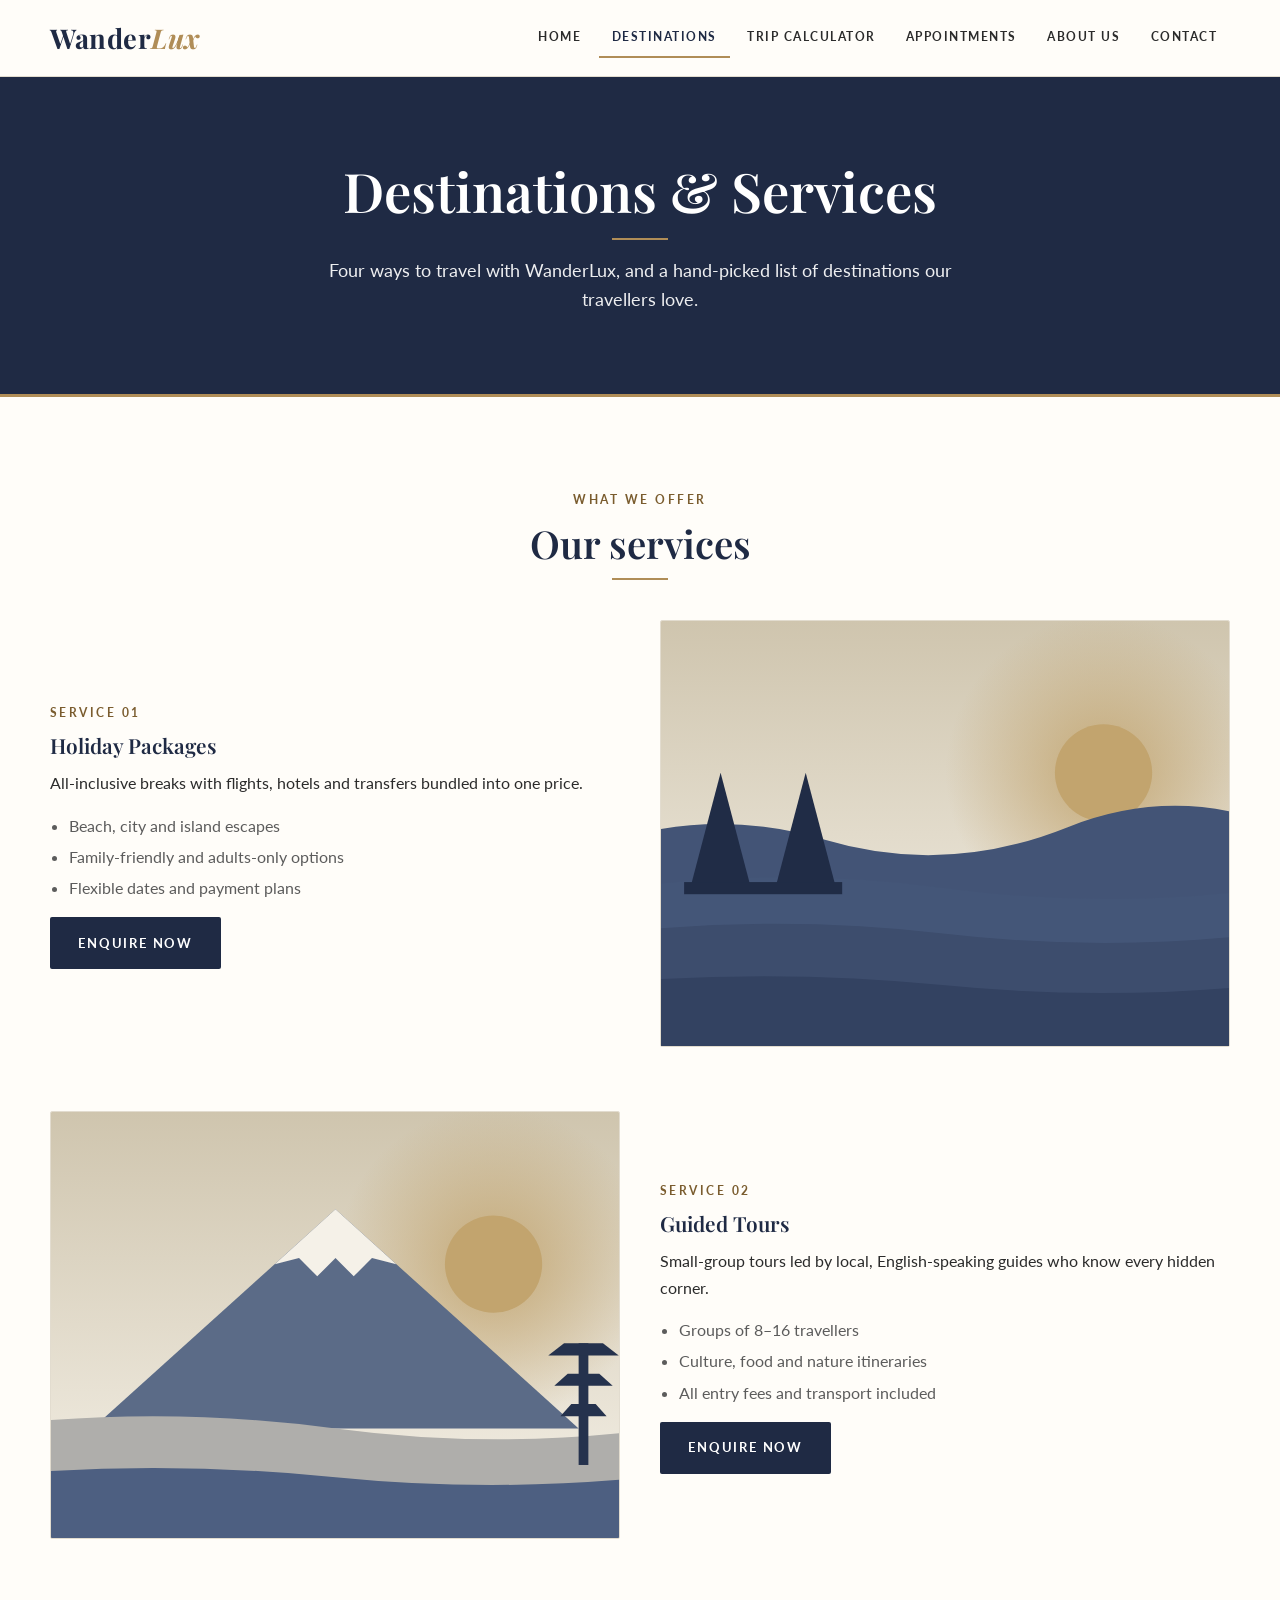
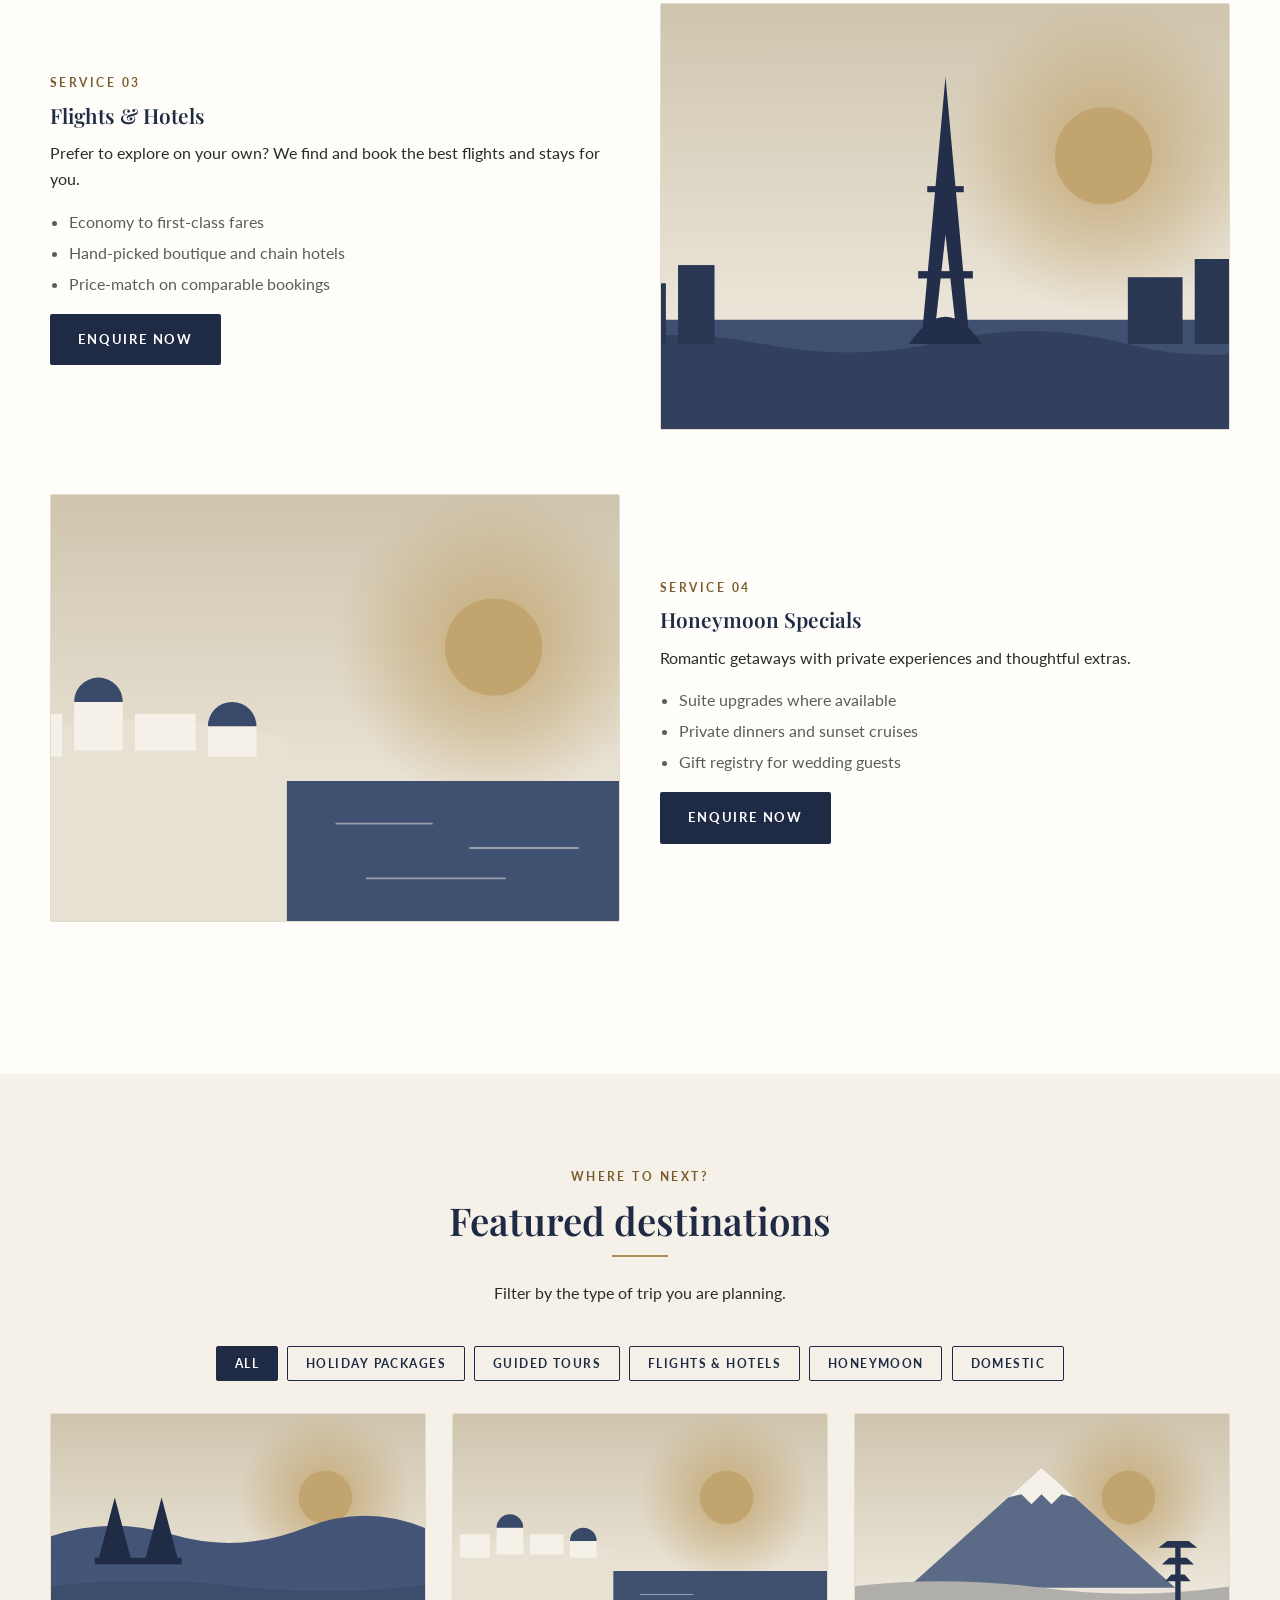
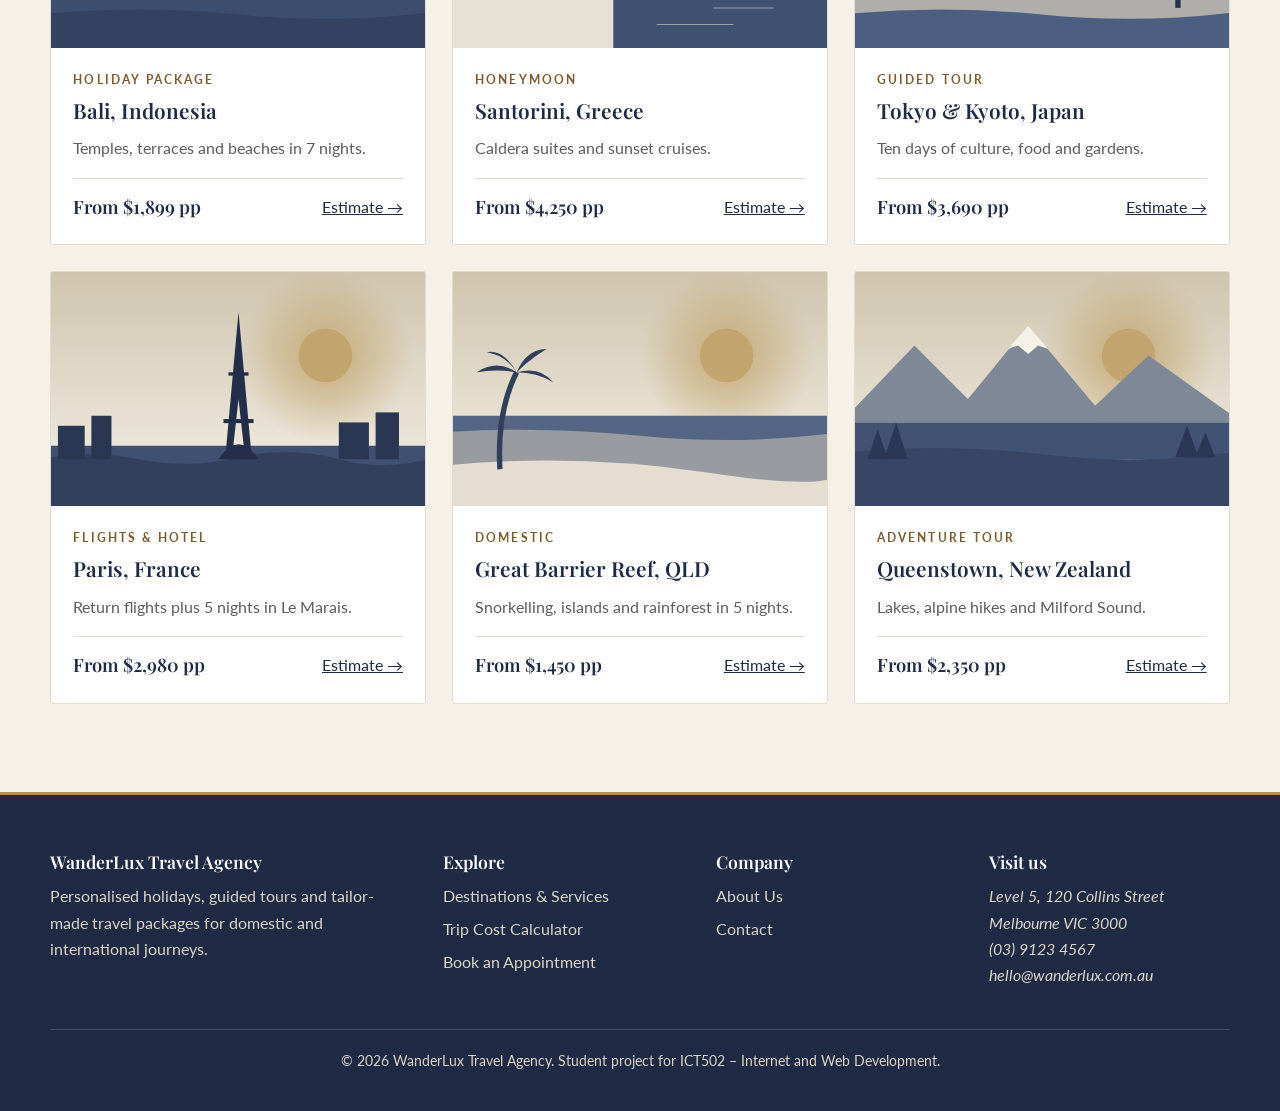
<file: destinations.html>
<!DOCTYPE html>
<html lang="en-AU">
<head>
  <meta charset="UTF-8">
  <meta name="viewport" content="width=device-width, initial-scale=1.0">
  <title>Destinations & Services | WanderLux Travel Agency</title>
  <meta name="description" content="Browse WanderLux holiday packages, guided tours, flights and hotels, and honeymoon specials to Bali, Santorini, Japan, Paris, Queensland and New Zealand.">
  <meta name="keywords" content="WanderLux, travel agency, holiday packages, guided tours, honeymoon, trip cost calculator, Melbourne">
  <meta name="author" content="WanderLux Travel Agency">
  <meta property="og:title" content="Destinations & Services | WanderLux Travel Agency">
  <meta property="og:description" content="Browse WanderLux holiday packages, guided tours, flights and hotels, and honeymoon specials to Bali, Santorini, Japan, Paris, Queensland and New Zealand.">
  <meta property="og:type" content="website">
  <meta name="theme-color" content="#1f2a44">
  <link rel="icon" href="favicon.svg" type="image/svg+xml">
  <link rel="preconnect" href="https://fonts.googleapis.com">
  <link rel="preconnect" href="https://fonts.gstatic.com" crossorigin>
  <link href="https://fonts.googleapis.com/css2?family=Lato:wght@400;700&family=Playfair+Display:ital,wght@0,600;0,700;1,600&display=swap" rel="stylesheet">
  <link rel="stylesheet" href="style.css">
</head>
<body>
  <a class="skip-link" href="#main">Skip to main content</a>

  <header class="site-header">
    <div class="container nav">
      <a class="logo" href="index.html" aria-label="WanderLux Travel Agency – home">Wander<span>Lux</span></a>
      <nav aria-label="Main navigation">
        <button class="nav-toggle" type="button" aria-expanded="false" aria-controls="nav-menu">
          <span></span><span class="visually-hidden">Menu</span>
        </button>
        <ul class="nav-menu" id="nav-menu">
          <li><a href="index.html">Home</a></li>
          <li><a href="destinations.html" aria-current="page">Destinations</a></li>
          <li><a href="calculator.html">Trip Calculator</a></li>
          <li><a href="appointment.html">Appointments</a></li>
          <li><a href="about.html">About Us</a></li>
          <li><a href="contact.html">Contact</a></li>
        </ul>
      </nav>
    </div>
  </header>

  <main id="main">
    <section class="page-banner">
      <div class="container">
        <h1>Destinations &amp; Services</h1>
        <p>Four ways to travel with WanderLux, and a hand-picked list of destinations our travellers love.</p>
      </div>
    </section>

    <section class="section" aria-labelledby="services-title">
      <div class="container">
        <div class="section-head reveal">
          <span class="eyebrow">What we offer</span>
          <h2 id="services-title">Our services</h2>
        </div>
        <article class="service">
          <div class="service-media reveal reveal--left">
            <img src="bali.svg" alt="Illustration representing holiday packages" loading="lazy" width="1200" height="700">
          </div>
          <div class="reveal reveal--right">
            <span class="eyebrow">Service 01</span>
            <h3>Holiday Packages</h3>
            <p>All-inclusive breaks with flights, hotels and transfers bundled into one price.</p>
            <ul><li>Beach, city and island escapes</li><li>Family-friendly and adults-only options</li><li>Flexible dates and payment plans</li></ul>
            <a class="btn btn--primary" href="appointment.html">Enquire now</a>
          </div>
        </article>
        <article class="service">
          <div class="service-media reveal reveal--right">
            <img src="japan.svg" alt="Illustration representing guided tours" loading="lazy" width="1200" height="700">
          </div>
          <div class="reveal reveal--left">
            <span class="eyebrow">Service 02</span>
            <h3>Guided Tours</h3>
            <p>Small-group tours led by local, English-speaking guides who know every hidden corner.</p>
            <ul><li>Groups of 8–16 travellers</li><li>Culture, food and nature itineraries</li><li>All entry fees and transport included</li></ul>
            <a class="btn btn--primary" href="appointment.html">Enquire now</a>
          </div>
        </article>
        <article class="service">
          <div class="service-media reveal reveal--left">
            <img src="paris.svg" alt="Illustration representing flights and hotels" loading="lazy" width="1200" height="700">
          </div>
          <div class="reveal reveal--right">
            <span class="eyebrow">Service 03</span>
            <h3>Flights &amp; Hotels</h3>
            <p>Prefer to explore on your own? We find and book the best flights and stays for you.</p>
            <ul><li>Economy to first-class fares</li><li>Hand-picked boutique and chain hotels</li><li>Price-match on comparable bookings</li></ul>
            <a class="btn btn--primary" href="appointment.html">Enquire now</a>
          </div>
        </article>
        <article class="service">
          <div class="service-media reveal reveal--right">
            <img src="santorini.svg" alt="Illustration representing honeymoon specials" loading="lazy" width="1200" height="700">
          </div>
          <div class="reveal reveal--left">
            <span class="eyebrow">Service 04</span>
            <h3>Honeymoon Specials</h3>
            <p>Romantic getaways with private experiences and thoughtful extras.</p>
            <ul><li>Suite upgrades where available</li><li>Private dinners and sunset cruises</li><li>Gift registry for wedding guests</li></ul>
            <a class="btn btn--primary" href="appointment.html">Enquire now</a>
          </div>
        </article>
      </div>
    </section>

    <section class="section section--sand" aria-labelledby="dest-title">
      <div class="container">
        <div class="section-head reveal">
          <span class="eyebrow">Where to next?</span>
          <h2 id="dest-title">Featured destinations</h2>
          <p>Filter by the type of trip you are planning.</p>
        </div>
        <div class="filter-bar" role="group" aria-label="Filter destinations">
          <button class="filter-btn" type="button" data-filter="all" aria-pressed="true">All</button>
          <button class="filter-btn" type="button" data-filter="holiday" aria-pressed="false">Holiday packages</button>
          <button class="filter-btn" type="button" data-filter="tour" aria-pressed="false">Guided tours</button>
          <button class="filter-btn" type="button" data-filter="flights" aria-pressed="false">Flights &amp; hotels</button>
          <button class="filter-btn" type="button" data-filter="honeymoon" aria-pressed="false">Honeymoon</button>
          <button class="filter-btn" type="button" data-filter="domestic" aria-pressed="false">Domestic</button>
        </div>
        <p id="filter-status" class="visually-hidden" aria-live="polite"></p>
        <div class="grid grid--3">
          <article class="card reveal delay-1" data-category="international holiday">
            <img src="bali.svg" alt="Illustration of Bali, Indonesia" loading="lazy" width="1200" height="700">
            <div class="card-body">
              <span class="tag">Holiday package</span>
              <h3>Bali, Indonesia</h3>
              <p>Temples, terraces and beaches in 7 nights.</p>
              <div class="card-meta"><span class="price">From $1,899 pp</span><a href="calculator.html">Estimate &rarr;</a></div>
            </div>
          </article>
          <article class="card reveal delay-2" data-category="international honeymoon">
            <img src="santorini.svg" alt="Illustration of Santorini, Greece" loading="lazy" width="1200" height="700">
            <div class="card-body">
              <span class="tag">Honeymoon</span>
              <h3>Santorini, Greece</h3>
              <p>Caldera suites and sunset cruises.</p>
              <div class="card-meta"><span class="price">From $4,250 pp</span><a href="calculator.html">Estimate &rarr;</a></div>
            </div>
          </article>
          <article class="card reveal delay-3" data-category="international tour">
            <img src="japan.svg" alt="Illustration of Tokyo and Kyoto, Japan" loading="lazy" width="1200" height="700">
            <div class="card-body">
              <span class="tag">Guided tour</span>
              <h3>Tokyo &amp; Kyoto, Japan</h3>
              <p>Ten days of culture, food and gardens.</p>
              <div class="card-meta"><span class="price">From $3,690 pp</span><a href="calculator.html">Estimate &rarr;</a></div>
            </div>
          </article>
          <article class="card reveal delay-1" data-category="international flights">
            <img src="paris.svg" alt="Illustration of Paris, France" loading="lazy" width="1200" height="700">
            <div class="card-body">
              <span class="tag">Flights &amp; hotel</span>
              <h3>Paris, France</h3>
              <p>Return flights plus 5 nights in Le Marais.</p>
              <div class="card-meta"><span class="price">From $2,980 pp</span><a href="calculator.html">Estimate &rarr;</a></div>
            </div>
          </article>
          <article class="card reveal delay-2" data-category="domestic holiday tour">
            <img src="reef.svg" alt="Illustration of Great Barrier Reef, QLD" loading="lazy" width="1200" height="700">
            <div class="card-body">
              <span class="tag">Domestic</span>
              <h3>Great Barrier Reef, QLD</h3>
              <p>Snorkelling, islands and rainforest in 5 nights.</p>
              <div class="card-meta"><span class="price">From $1,450 pp</span><a href="calculator.html">Estimate &rarr;</a></div>
            </div>
          </article>
          <article class="card reveal delay-3" data-category="international tour holiday">
            <img src="newzealand.svg" alt="Illustration of Queenstown, New Zealand" loading="lazy" width="1200" height="700">
            <div class="card-body">
              <span class="tag">Adventure tour</span>
              <h3>Queenstown, New Zealand</h3>
              <p>Lakes, alpine hikes and Milford Sound.</p>
              <div class="card-meta"><span class="price">From $2,350 pp</span><a href="calculator.html">Estimate &rarr;</a></div>
            </div>
          </article>
        </div>
      </div>
    </section>
  </main>

  <footer class="site-footer">
    <div class="container footer-grid">
      <div>
        <h2>WanderLux Travel Agency</h2>
        <p>Personalised holidays, guided tours and tailor-made travel packages for domestic and international journeys.</p>
      </div>
      <div>
        <h3>Explore</h3>
        <ul>
          <li><a href="destinations.html">Destinations &amp; Services</a></li>
          <li><a href="calculator.html">Trip Cost Calculator</a></li>
          <li><a href="appointment.html">Book an Appointment</a></li>
        </ul>
      </div>
      <div>
        <h3>Company</h3>
        <ul>
          <li><a href="about.html">About Us</a></li>
          <li><a href="contact.html">Contact</a></li>
        </ul>
      </div>
      <div>
        <h3>Visit us</h3>
        <address>
          Level 5, 120 Collins Street<br>Melbourne VIC 3000<br>
          <a href="tel:+61391234567">(03) 9123 4567</a><br>
          <a href="mailto:hello@wanderlux.com.au">hello@wanderlux.com.au</a>
        </address>
      </div>
    </div>
    <div class="container footer-bottom">
      <p>&copy; <span id="year">2026</span> WanderLux Travel Agency. Student project for ICT502 – Internet and Web Development.</p>
    </div>
  </footer>

  <button class="back-to-top" type="button" aria-label="Back to top">&uarr;</button>
  <script src="main.js" defer></script>
</body>
</html>
</file>
<file: style.css>
/* ==========================================================
   WanderLux Travel Agency – Main Stylesheet
   Structure: 1. Variables  2. Base  3. Layout  4. Header/Nav
   5. Hero slider  6. Components  7. Forms  8. Calculator
   9. Footer  10. Scroll animations  11. Responsive
   ========================================================== */

/* 1. Design tokens (CSS custom properties) */
:root {
  --navy: #1f2a44;          /* classic navy */
  --teal: #1f2a44;          /* primary accent = navy */
  --teal-dark: #141c30;
  --sand: #f5f1e8;          /* ivory */
  --line: #e2dccf;          /* hairline borders */
  --gold: #b08d57;          /* muted antique gold */
  --gold-dark: #7a5c2e;
  --ink: #2b2b2b;
  --muted: #5c5c5c;
  --white: #ffffff;
  --error: #b3261e;
  --success: #1e7b45;
  --radius: 2px;
  --shadow: 0 2px 10px rgba(31, 42, 68, 0.08);
  --max: 1180px;
  --font-head: "Playfair Display", Georgia, "Times New Roman", serif;
  --font-body: "Lato", "Helvetica Neue", Arial, sans-serif;
}

/* 2. Base */
*, *::before, *::after { box-sizing: border-box; }
html { scroll-behavior: smooth; }
body {
  margin: 0;
  font-family: var(--font-body);
  font-size: 1rem;
  line-height: 1.65;
  color: var(--ink);
  background: #fffdf9;
}
img { max-width: 100%; height: auto; display: block; }
h1, h2, h3, h4 { font-family: var(--font-head); font-weight: 600; color: var(--navy); line-height: 1.25; margin: 0 0 .6em; }
h1 { font-size: clamp(2rem, 5vw, 3.4rem); }
h2 { font-size: clamp(1.6rem, 3.5vw, 2.4rem); }
h3 { font-size: 1.3rem; }
p { margin: 0 0 1em; }
a { color: var(--teal); }
a:hover { color: var(--teal-dark); }
:focus-visible { outline: 3px solid var(--gold); outline-offset: 3px; }

.skip-link {
  position: absolute; left: -999px; top: 0;
  background: var(--navy); color: var(--white); padding: .6rem 1rem; z-index: 200;
}
.skip-link:focus { left: 1rem; top: 1rem; }

.visually-hidden {
  position: absolute !important; width: 1px; height: 1px; overflow: hidden;
  clip: rect(0 0 0 0); white-space: nowrap;
}

/* 3. Layout helpers */
.container { width: min(100% - 2.5rem, var(--max)); margin-inline: auto; }
.section { padding: clamp(3rem, 7vw, 5.5rem) 0; }
.section--sand { background: var(--sand); }
.section-head { text-align: center; max-width: 680px; margin: 0 auto 2.5rem; }
.section-head h2::after { content: ""; display: block; width: 56px; height: 2px; background: var(--gold); margin: .7rem auto 0; }
.eyebrow {
  display: inline-block; font-size: .78rem; font-weight: 700; letter-spacing: .2em;
  text-transform: uppercase; color: var(--gold-dark); margin-bottom: .5rem;
}
.grid { display: grid; gap: 1.6rem; }
.grid--3 { grid-template-columns: repeat(3, 1fr); }
.grid--2 { grid-template-columns: repeat(2, 1fr); }
.grid--4 { grid-template-columns: repeat(4, 1fr); }

/* 4. Header & navigation */
.site-header {
  position: sticky; top: 0; z-index: 100;
  background: #fffdf9;
  border-bottom: 1px solid var(--line);
  transition: box-shadow .3s;
}
.site-header.scrolled { box-shadow: 0 2px 8px rgba(31, 42, 68, .08); }
.nav { display: flex; align-items: center; justify-content: space-between; min-height: 76px; }
.logo {
  font-family: var(--font-head); font-size: 1.7rem; font-weight: 700; letter-spacing: .02em;
  color: var(--navy); text-decoration: none;
}
.logo span { color: var(--gold); font-style: italic; }
.nav-menu { display: flex; gap: .3rem; list-style: none; margin: 0; padding: 0; }
.nav-menu a {
  display: block; padding: .55rem .8rem; border-bottom: 2px solid transparent;
  text-decoration: none; color: var(--ink); font-weight: 700; font-size: .78rem;
  text-transform: uppercase; letter-spacing: .12em;
}
.nav-menu a:hover { color: var(--gold-dark); }
.nav-menu a[aria-current="page"] { color: var(--navy); border-bottom-color: var(--gold); }
.nav-toggle {
  display: none; background: none; border: 0; padding: .5rem; cursor: pointer;
}
.nav-toggle span, .nav-toggle span::before, .nav-toggle span::after {
  display: block; width: 26px; height: 3px; background: var(--navy);
  border-radius: 2px; position: relative; transition: transform .3s, background .3s;
}
.nav-toggle span::before, .nav-toggle span::after { content: ""; position: absolute; }
.nav-toggle span::before { top: -8px; }
.nav-toggle span::after { top: 8px; }
.nav-toggle[aria-expanded="true"] span { background: transparent; }
.nav-toggle[aria-expanded="true"] span::before { transform: translateY(8px) rotate(45deg); }
.nav-toggle[aria-expanded="true"] span::after { transform: translateY(-8px) rotate(-45deg); }

/* Buttons */
.btn {
  display: inline-block; padding: .9rem 1.7rem; border-radius: var(--radius); border: 1px solid transparent;
  font-weight: 700; font-size: .8rem; text-transform: uppercase; letter-spacing: .14em;
  text-decoration: none; cursor: pointer; transition: background .2s, color .2s, border-color .2s;
  font-family: var(--font-body);
}
.btn:hover { box-shadow: none; }
.btn--primary { background: var(--teal); color: var(--white); }
.btn--primary:hover { background: var(--teal-dark); color: var(--white); }
.btn--gold { background: var(--gold); color: var(--navy); }
.btn--gold:hover { background: #c4a26c; color: var(--navy); }
.btn--outline { border-color: var(--white); color: var(--white); background: transparent; }
.btn--outline:hover { background: var(--white); color: var(--navy); }
.btn[disabled] { opacity: .6; cursor: wait; transform: none; }

/* 5. Hero slider (Home) */
.hero { position: relative; height: min(88vh, 720px); min-height: 480px; overflow: hidden; color: var(--white); }
.slide {
  position: absolute; inset: 0; opacity: 0; transition: opacity 1s ease;
  display: flex; align-items: center;
}
.slide.active { opacity: 1; z-index: 1; }
.slide img { position: absolute; inset: 0; width: 100%; height: 100%; object-fit: cover; transform: scale(1.06); transition: transform 7s ease; }
.slide.active img { transform: scale(1); }
.slide::after {
  content: ""; position: absolute; inset: 0;
  background: linear-gradient(90deg, rgba(20, 28, 48, .85) 0%, rgba(20, 28, 48, .55) 60%, rgba(20, 28, 48, .25) 100%);
}
.slide-content { position: relative; z-index: 2; max-width: 620px; }
.slide-content h1, .slide-content h2 { color: var(--white); }
.slide-content p { font-size: 1.15rem; }
.slide-content .eyebrow { color: #d9c08f; }
.slide-content h1, .slide-content h2 { font-weight: 600; }
.slider-controls {
  position: absolute; z-index: 3; bottom: 1.6rem; left: 50%; transform: translateX(-50%);
  display: flex; align-items: center; gap: .8rem;
}
.slider-btn {
  width: 44px; height: 44px; border-radius: 50%; border: 2px solid rgba(255, 255, 255, .8);
  background: rgba(0, 0, 0, .25); color: var(--white); font-size: 1.2rem; cursor: pointer;
}
.slider-pause { font-size: .75rem; letter-spacing: -1px; }
.slider-dots { display: flex; gap: .5rem; }
.slider-dots button {
  width: 12px; height: 12px; border-radius: 50%; border: 0; padding: 0;
  background: rgba(255, 255, 255, .5); cursor: pointer; transition: width .3s;
}
.slider-dots button[aria-selected="true"] { background: var(--gold); width: 30px; border-radius: 0; }

/* Page banner (inner pages) */
.page-banner {
  background: var(--navy);
  color: var(--white); padding: clamp(3rem, 8vw, 5rem) 0; text-align: center;
  border-bottom: 3px solid var(--gold);
}
.page-banner h1::after { content: ""; display: block; width: 56px; height: 2px; background: var(--gold); margin: .8rem auto 0; }
.page-banner h1 { color: var(--white); margin-bottom: .3em; }
.page-banner p { max-width: 640px; margin: 0 auto; opacity: .92; font-size: 1.1rem; }

/* 6. Components */
.card {
  background: var(--white); border-radius: var(--radius); overflow: hidden;
  border: 1px solid var(--line); display: flex; flex-direction: column;
  transition: box-shadow .3s, border-color .3s;
}
.card:hover { border-color: var(--gold); box-shadow: var(--shadow); }
.card img { aspect-ratio: 16 / 10; object-fit: cover; width: 100%; }
.card-body { padding: 1.4rem; display: flex; flex-direction: column; flex: 1; }
.card-body p { color: var(--muted); }
.card-meta { display: flex; justify-content: space-between; align-items: center; margin-top: auto; padding-top: .8rem; border-top: 1px solid var(--line); }
.price { font-family: var(--font-head); font-weight: 600; color: var(--navy); font-size: 1.15rem; }
.tag {
  display: inline-block; color: var(--gold-dark);
  font-size: .72rem; font-weight: 700; padding: 0; margin-bottom: .5rem;
  text-transform: uppercase; letter-spacing: .18em;
}

.feature { text-align: center; padding: 2rem 1.2rem; border-radius: var(--radius); background: var(--white); border: 1px solid var(--line); }
.feature-icon {
  width: 60px; height: 60px; margin: 0 auto 1rem; border-radius: 50%;
  display: grid; place-items: center; border: 1px solid var(--gold); color: var(--gold-dark);
  font-family: var(--font-head); font-size: 1.35rem; font-weight: 600;
}

.service {
  display: grid; grid-template-columns: 1fr 1fr; gap: 2.5rem; align-items: center; margin-bottom: 4rem;
}
.service:nth-child(even) .service-media { order: 2; }
.service-media img { border-radius: var(--radius); border: 1px solid var(--line); aspect-ratio: 4 / 3; object-fit: cover; width: 100%; }
.service ul { padding-left: 1.2rem; color: var(--muted); }
.service li { margin-bottom: .3rem; }

.filter-bar { display: flex; flex-wrap: wrap; gap: .6rem; justify-content: center; margin-bottom: 2rem; }
.filter-btn {
  border: 1px solid var(--navy); background: transparent; color: var(--navy);
  padding: .55rem 1.1rem; border-radius: var(--radius); font-weight: 700; cursor: pointer; font-family: var(--font-body);
  font-size: .75rem; text-transform: uppercase; letter-spacing: .12em;
}
.filter-btn[aria-pressed="true"] { background: var(--teal); color: var(--white); }
.card.is-hidden { display: none; }

.stats { display: grid; grid-template-columns: repeat(4, 1fr); gap: 1rem; text-align: center; }
.stat strong { display: block; font-family: var(--font-head); font-weight: 600; font-size: 2.6rem; color: var(--navy); }
.stat span { color: var(--muted); }

.team-card { text-align: center; padding: 2rem 1.2rem; }
.avatar {
  width: 96px; height: 96px; border-radius: 50%; margin: 0 auto 1rem;
  display: grid; place-items: center; font-family: var(--font-head); font-size: 1.9rem; color: var(--white);
  background: var(--navy); border: 3px solid var(--sand); box-shadow: 0 0 0 1px var(--gold);
}
.team-card .role { color: var(--gold-dark); font-weight: 600; font-size: .9rem; }

.testimonial { padding: 1.8rem; border-left: 3px solid var(--gold); background: var(--sand); border-radius: var(--radius); }
.testimonial blockquote { font-family: var(--font-head); font-size: 1.15rem; }
.testimonial blockquote { margin: 0 0 1rem; font-style: italic; }
.testimonial cite { font-style: normal; font-weight: 700; color: var(--navy); }

.cta {
  background: var(--navy); color: var(--white); outline: 1px solid var(--gold); outline-offset: -12px;
  text-align: center; border-radius: var(--radius); padding: clamp(2.5rem, 6vw, 4rem) 1.5rem;
}
.cta h2 { color: var(--white); }

.info-list { list-style: none; padding: 0; margin: 0 0 1.5rem; }
.info-list li { display: flex; gap: .9rem; margin-bottom: 1.1rem; padding-left: .9rem; border-left: 2px solid var(--gold); }
.map-wrap { border-radius: var(--radius); overflow: hidden; border: 1px solid var(--line); }
.map-wrap iframe { width: 100%; height: 340px; border: 0; display: block; }

/* 7. Forms */
.form-card { background: var(--white); padding: clamp(1.5rem, 4vw, 2.5rem); border-radius: var(--radius); border: 1px solid var(--line); border-top: 3px solid var(--gold); }
.form-row { display: grid; grid-template-columns: 1fr 1fr; gap: 1rem; }
.form-group { margin-bottom: 1.1rem; }
.form-group label { display: block; font-weight: 600; margin-bottom: .35rem; color: var(--navy); }
.form-group .req { color: var(--error); }
.form-group input, .form-group select, .form-group textarea {
  width: 100%; padding: .8rem .95rem; font-size: 1rem; font-family: var(--font-body);
  border: 1px solid #c9c2b3; border-radius: var(--radius); background: #fffdf9; color: var(--ink);
  transition: border-color .2s, box-shadow .2s;
}
.form-group textarea { min-height: 140px; resize: vertical; }
.form-group input:focus, .form-group select:focus, .form-group textarea:focus {
  border-color: var(--navy); box-shadow: 0 0 0 3px rgba(176, 141, 87, .3); outline: none;
}
.form-group.has-error input, .form-group.has-error select, .form-group.has-error textarea { border-color: var(--error); }
.form-group.is-valid input, .form-group.is-valid select, .form-group.is-valid textarea { border-color: var(--success); }
.error-msg { display: block; color: var(--error); font-size: .88rem; margin-top: .3rem; min-height: 1.2em; }
.hint { font-size: .85rem; color: var(--muted); }
.form-status { margin-top: 1rem; padding: 0; border-radius: var(--radius); font-weight: 600; }
.form-status.success { background: #e3f4ea; color: var(--success); padding: 1rem; }
.form-status.error { background: #fbe6e4; color: var(--error); padding: 1rem; }
.radio-group { display: grid; grid-template-columns: repeat(3, 1fr); gap: .7rem; border: 0; padding: 0; margin: 0 0 1.1rem; }
.radio-group legend { font-weight: 600; color: var(--navy); margin-bottom: .45rem; padding: 0; }
.radio-card input { position: absolute; opacity: 0; }
.radio-card label {
  display: block; text-align: center; padding: .9rem .5rem; border: 1px solid #c9c2b3; border-radius: var(--radius);
  cursor: pointer; transition: border-color .2s, background .2s; font-weight: 600;
}
.radio-card label small { display: block; font-weight: 400; color: var(--muted); }
.radio-card input:checked + label { border-color: var(--navy); background: var(--sand); box-shadow: inset 0 0 0 1px var(--navy); }
.radio-card input:focus-visible + label { outline: 3px solid var(--gold); outline-offset: 2px; }
.range-out { font-weight: 700; color: var(--teal-dark); }
input[type="range"] { padding: 0; accent-color: var(--navy); border: 0; }

/* 8. Calculator result */
.calc-layout { display: grid; grid-template-columns: 1.1fr .9fr; gap: 2rem; align-items: start; }
.result-card {
  background: var(--navy); color: var(--white); border-radius: var(--radius); padding: 2rem;
  border-top: 3px solid var(--gold);
  position: sticky; top: 96px;
}
.result-card h2 { color: var(--white); font-size: 1.5rem; }
.result-total { font-family: var(--font-head); font-size: clamp(2.4rem, 6vw, 3.2rem); color: #d9c08f; margin: .4rem 0; }
.result-note { border: 1px solid rgba(217, 192, 143, .5); padding: 1rem; border-radius: var(--radius); }
.breakdown { width: 100%; border-collapse: collapse; margin: 1.2rem 0; font-size: .95rem; }
.breakdown th, .breakdown td { padding: .5rem 0; border-bottom: 1px solid rgba(255, 255, 255, .15); text-align: left; }
.breakdown td { text-align: right; }
.result-card .placeholder { opacity: .8; }
.result-card.pulse { animation: pulse .6s ease; }
@keyframes pulse { 0% { transform: scale(1); } 40% { transform: scale(1.03); } 100% { transform: scale(1); } }
.rates-table { width: 100%; border-collapse: collapse; background: var(--white); border: 1px solid var(--line); }
.rates-table th, .rates-table td { padding: .8rem 1rem; text-align: left; border-bottom: 1px solid var(--line); }
.rates-table thead th { background: var(--navy); color: var(--white); font-weight: 700; letter-spacing: .04em; }
.table-scroll { overflow-x: auto; }

/* 9. Footer */
.site-footer { background: var(--navy); color: #dcd6c8; padding: 3.5rem 0 1.5rem; border-top: 3px solid var(--gold); }
.site-footer h2, .site-footer h3 { color: var(--white); font-size: 1.1rem; }
.site-footer a { color: #dcd6c8; text-decoration: none; }
.site-footer a:hover { color: #d9c08f; text-decoration: underline; }
.footer-grid { display: grid; grid-template-columns: 1.5fr 1fr 1fr 1fr; gap: 2rem; }
.footer-grid ul { list-style: none; padding: 0; margin: 0; }
.footer-grid li { margin-bottom: .4rem; }
.footer-bottom { border-top: 1px solid rgba(255, 255, 255, .15); margin-top: 2.5rem; padding-top: 1.2rem; text-align: center; font-size: .9rem; }
.back-to-top {
  position: fixed; right: 1.2rem; bottom: 1.2rem; z-index: 90; width: 48px; height: 48px; border-radius: 50%;
  border: 1px solid var(--gold); background: var(--navy); color: var(--white); font-size: 1.2rem; cursor: pointer;
  opacity: 0; pointer-events: none; transform: translateY(20px); transition: opacity .3s, transform .3s;
}
.back-to-top.show { opacity: 1; pointer-events: auto; transform: translateY(0); }

/* 10. Scroll-triggered animations (activated by IntersectionObserver in main.js) */
.reveal { opacity: 0; transform: translateY(40px); transition: opacity .8s ease, transform .8s ease; }
.reveal.reveal--left { transform: translateX(-50px); }
.reveal.reveal--right { transform: translateX(50px); }
.reveal.reveal--zoom { transform: scale(.9); }
.reveal.is-visible { opacity: 1; transform: none; }
.delay-1 { transition-delay: .12s; }
.delay-2 { transition-delay: .24s; }
.delay-3 { transition-delay: .36s; }

/* Respect users who prefer reduced motion (accessibility) */
@media (prefers-reduced-motion: reduce) {
  html { scroll-behavior: auto; }
  *, *::before, *::after { animation: none !important; transition: none !important; }
  .reveal { opacity: 1; transform: none; }
}

/* 11. Responsive breakpoints */
@media (max-width: 1024px) {
  .grid--4 { grid-template-columns: repeat(2, 1fr); }
  .grid--3 { grid-template-columns: repeat(2, 1fr); }
  .footer-grid { grid-template-columns: 1fr 1fr; }
  .calc-layout { grid-template-columns: 1fr; }
  .result-card { position: static; }
}

@media (max-width: 860px) {
  .nav-toggle { display: block; }
  .nav-menu {
    position: absolute; top: 76px; left: 0; right: 0; flex-direction: column; gap: 0;
    background: var(--white); box-shadow: var(--shadow); padding: .5rem 1.25rem 1rem;
    max-height: 0; overflow: hidden; visibility: hidden; transition: max-height .35s ease, visibility .35s;
  }
  .nav-menu.open { max-height: 480px; visibility: visible; }
  .nav-menu a { padding: .95rem .5rem; border-bottom: 1px solid var(--line); }
  .nav-menu a[aria-current="page"] { border-bottom-color: var(--line); border-left: 3px solid var(--gold); padding-left: .8rem; }
  .service, .grid--2 { grid-template-columns: 1fr; }
  .service:nth-child(even) .service-media { order: 0; }
  .stats { grid-template-columns: repeat(2, 1fr); }
}

@media (max-width: 600px) {
  .grid--3, .grid--4 { grid-template-columns: 1fr; }
  .form-row { grid-template-columns: 1fr; }
  .radio-group { grid-template-columns: 1fr; }
  .footer-grid { grid-template-columns: 1fr; }
  .hero { min-height: 520px; }
  .slide::after { background: rgba(20, 28, 48, .72); }
  .slider-btn { width: 38px; height: 38px; }
}
</file>
